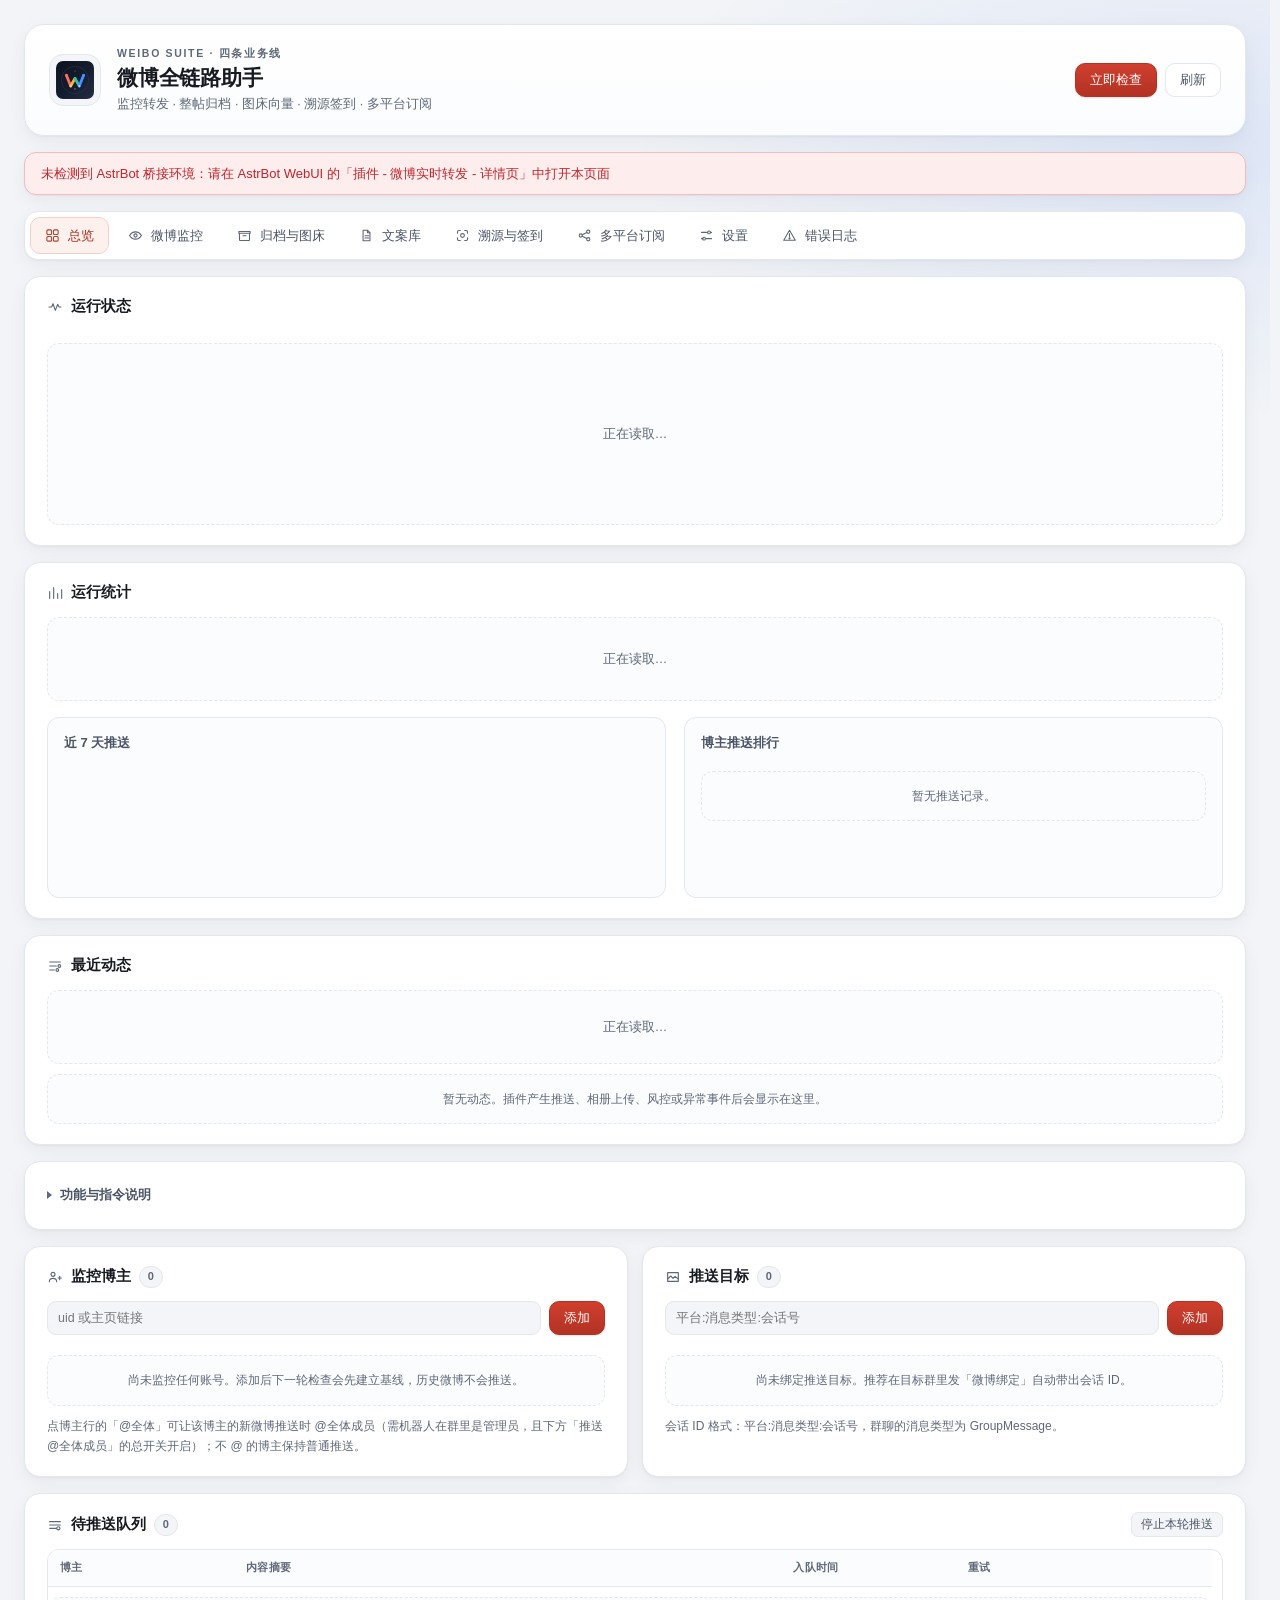
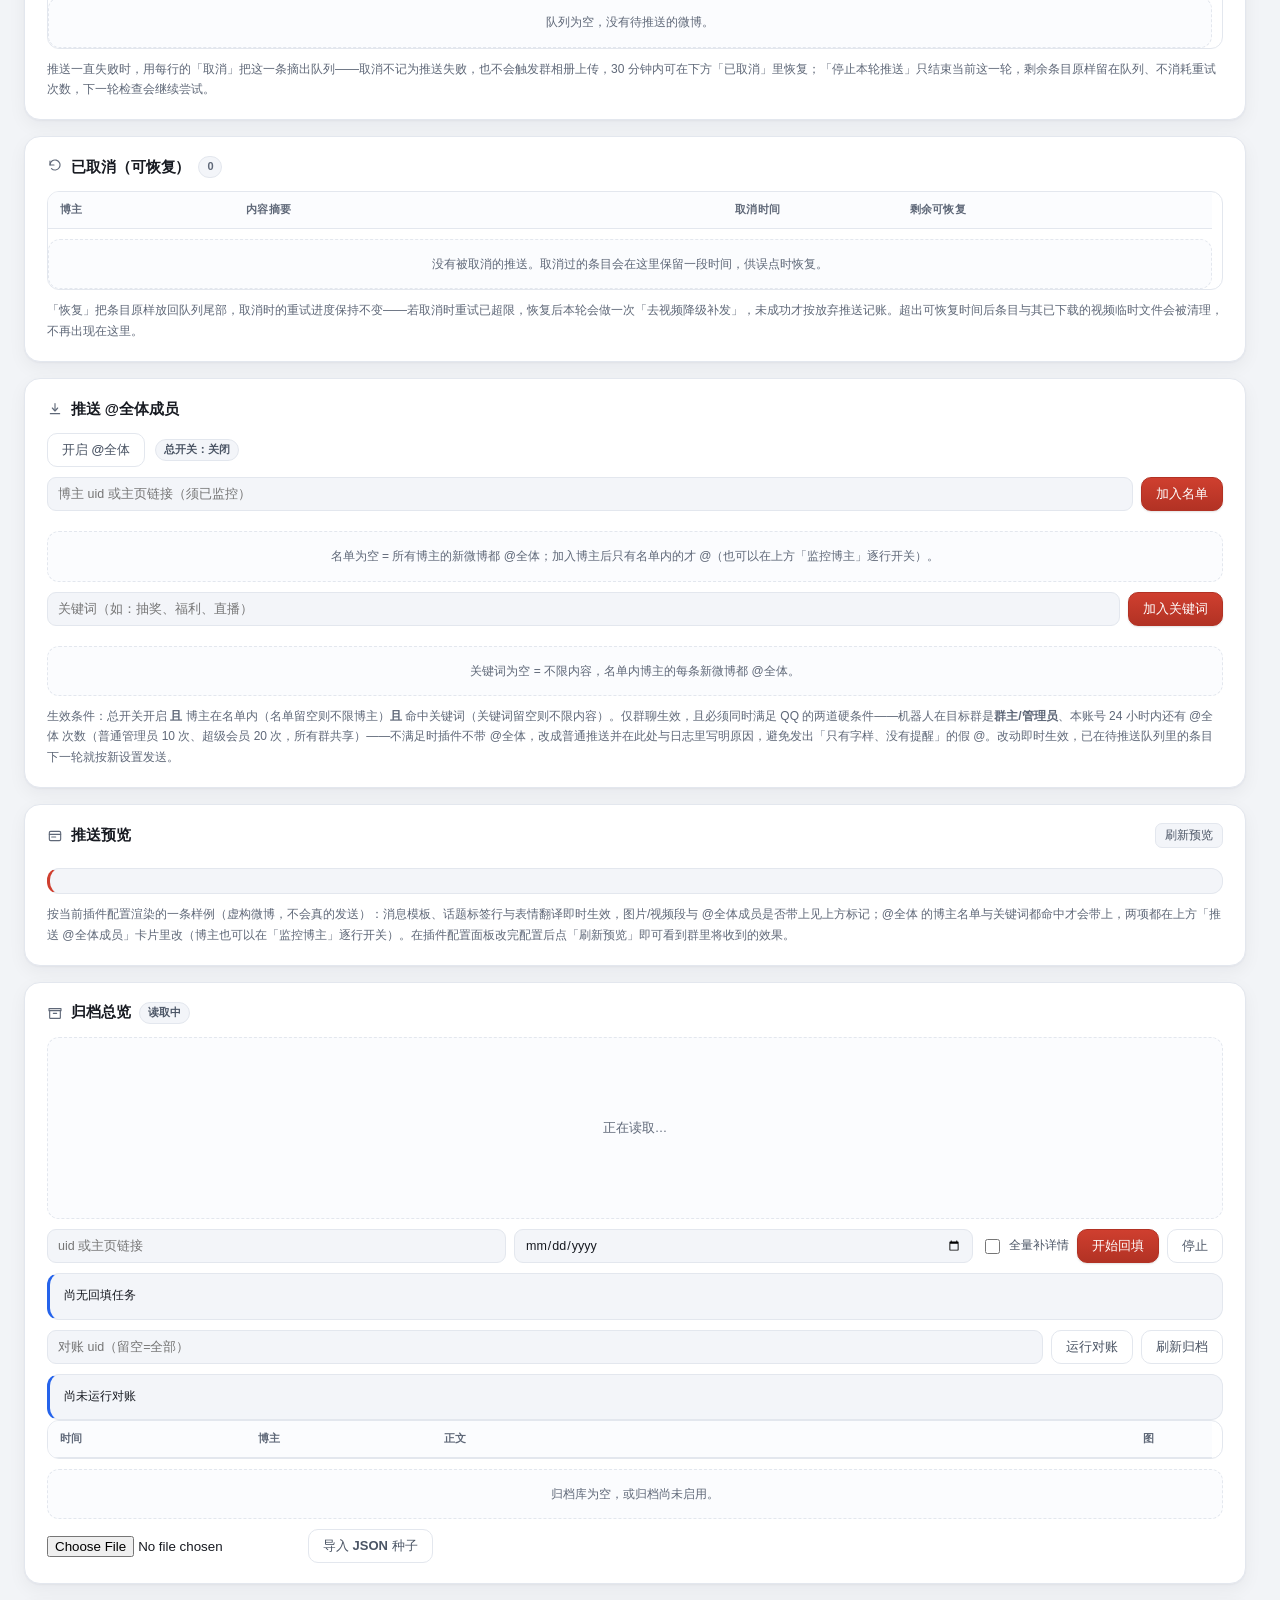
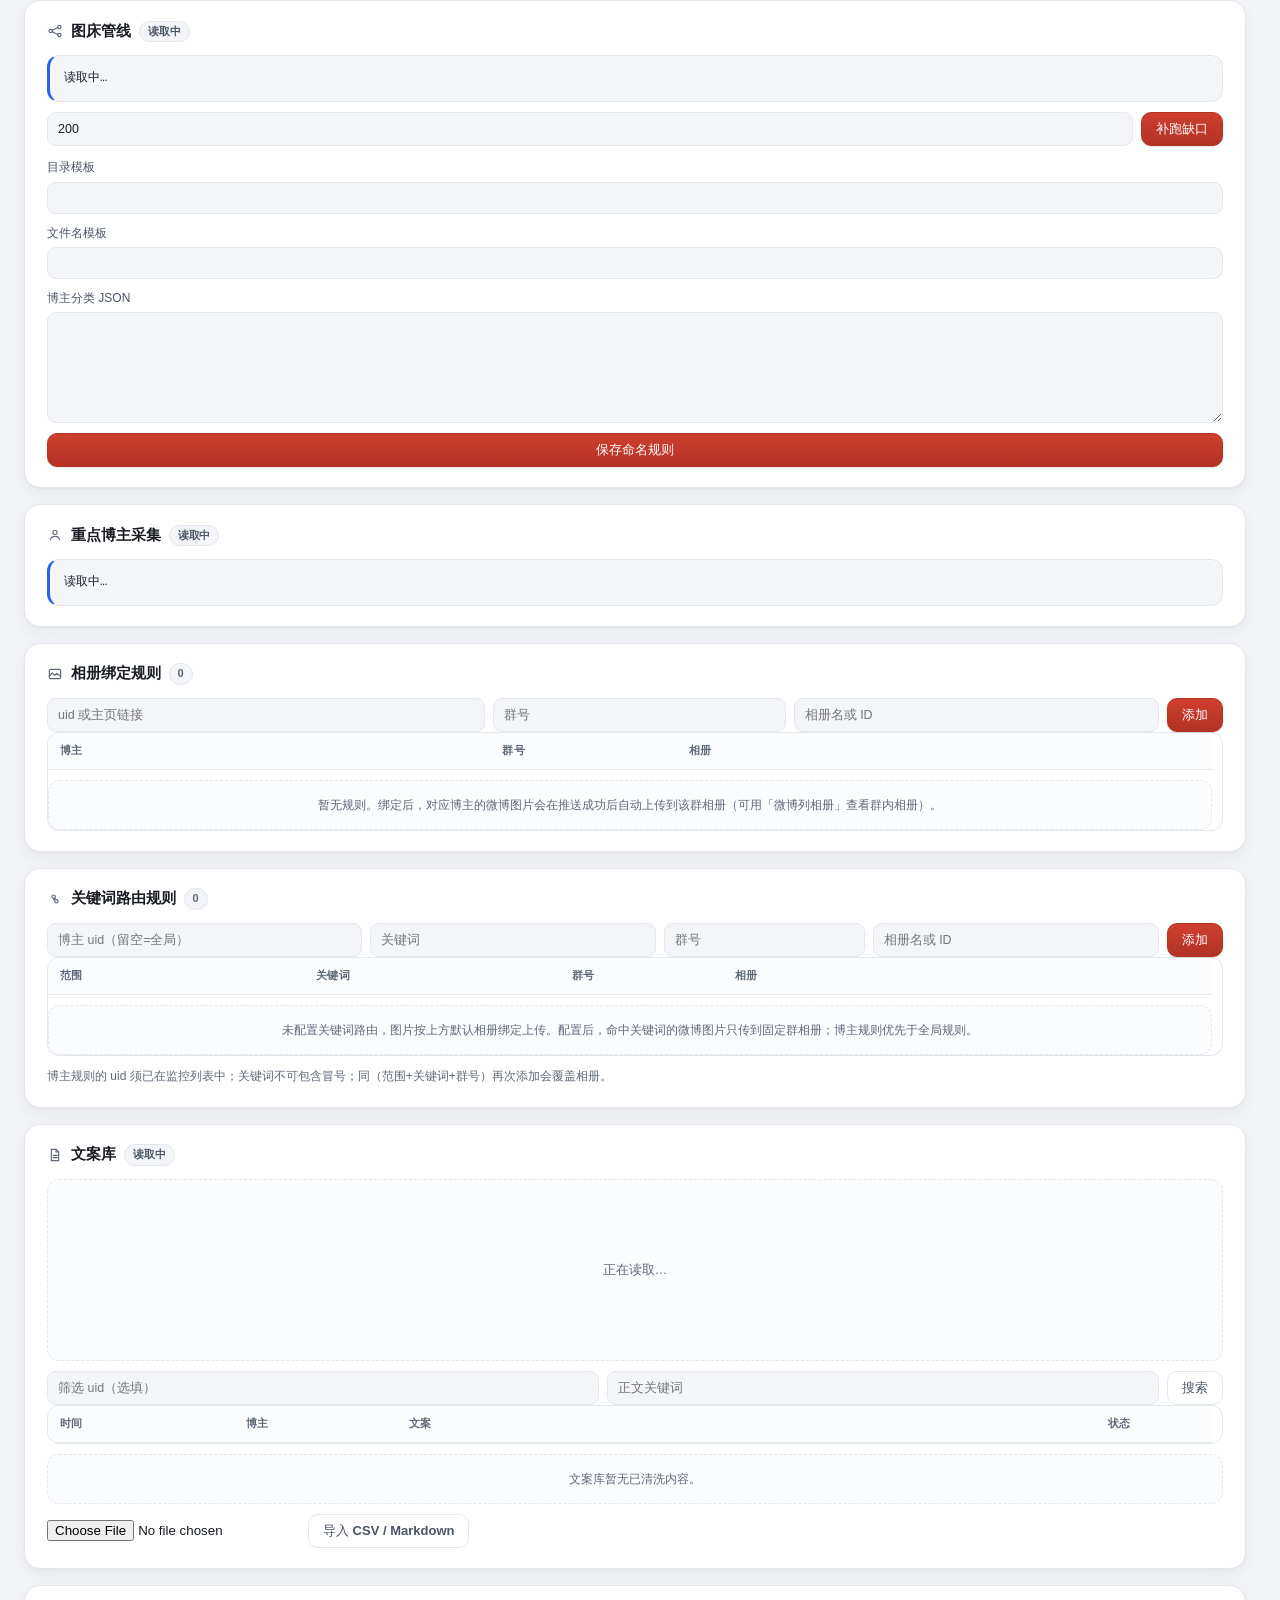
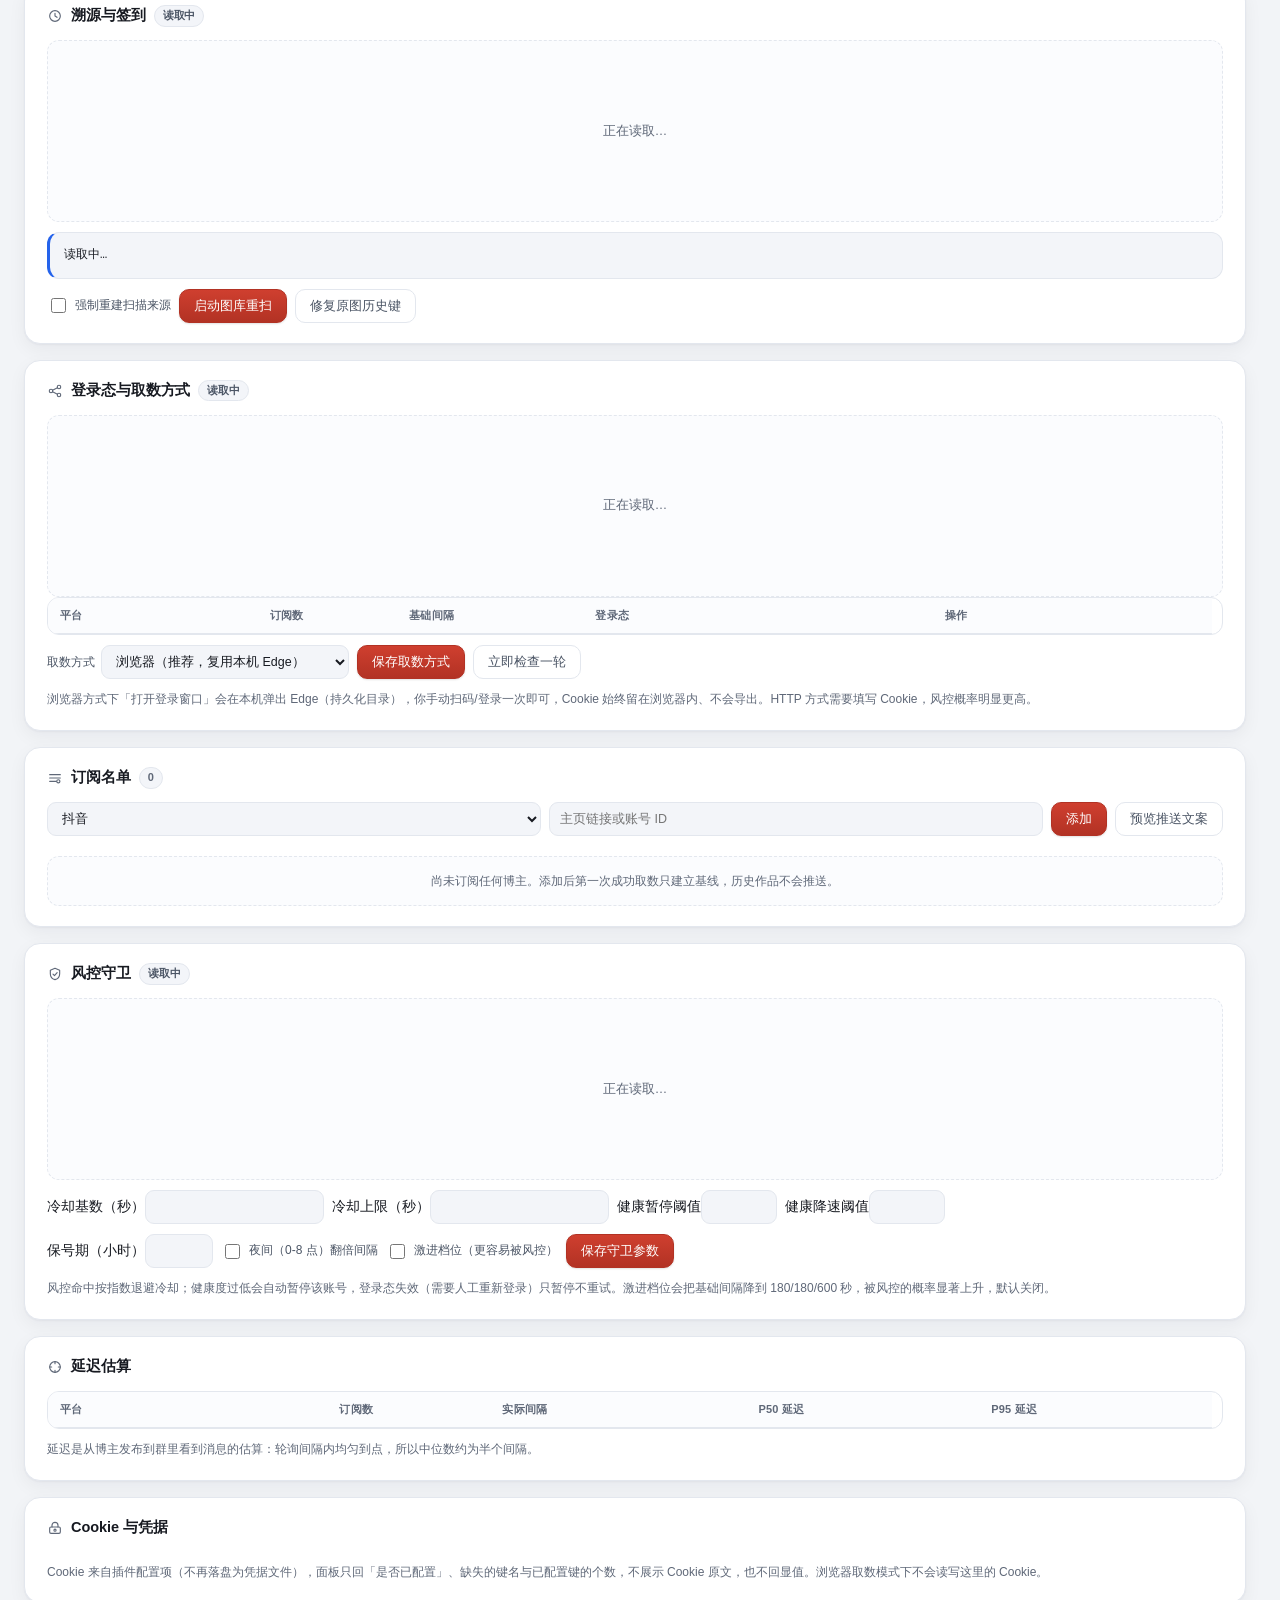
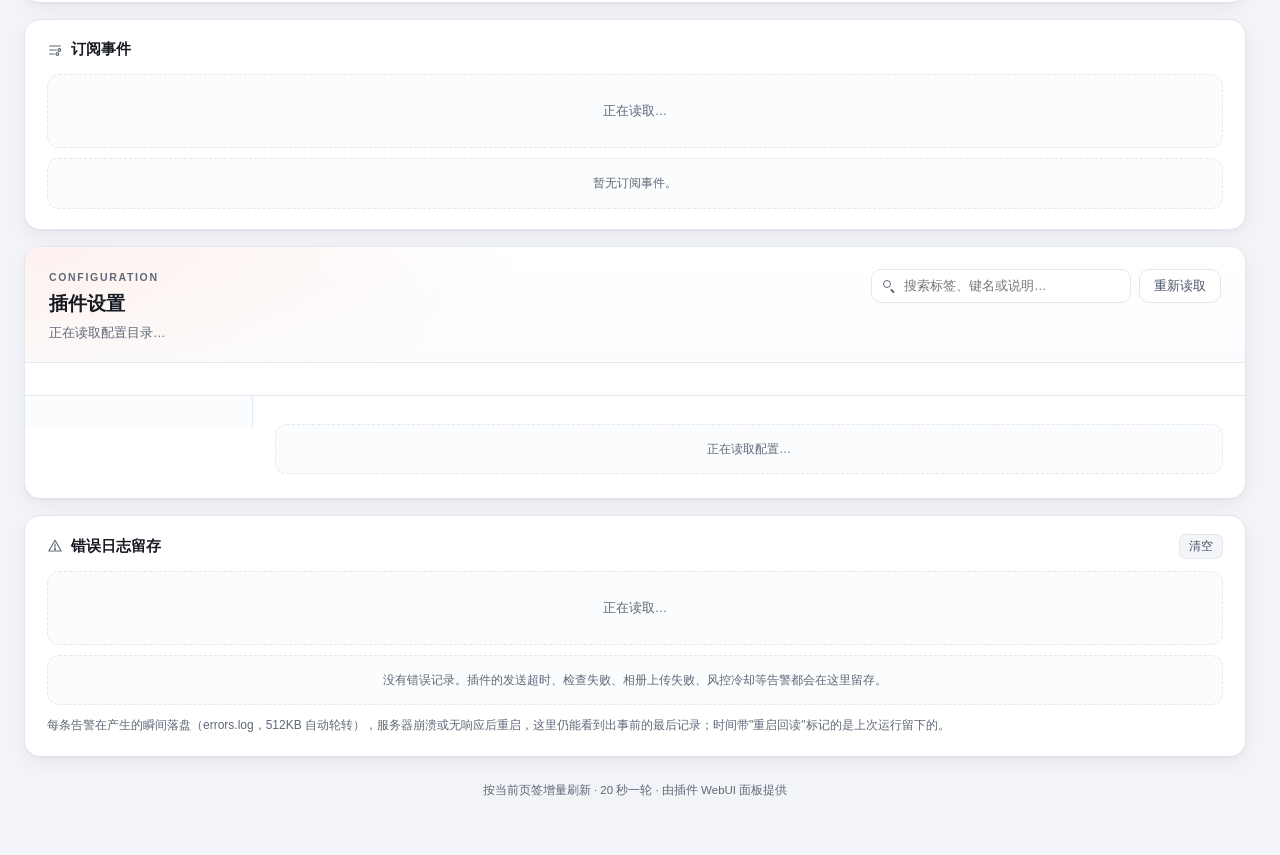
<file: views/dashboard/index.html>
<!DOCTYPE html>
<html lang="zh-CN">
<head>
<meta charset="utf-8">
<meta name="viewport" content="width=device-width, initial-scale=1">
<title>微博全链路助手 · 控制面板</title>
<meta name="color-scheme" content="light dark">
<link rel="stylesheet" href="./style.css">
</head>
<body>
<a class="skip-link" href="#tab-nav">跳到面板页签</a>
<main class="page-shell">

  <header class="page-header">
    <div class="brand-lockup">
      <img class="brand-logo" src="./logo.svg" alt="" width="52" height="52" decoding="async">
      <div class="page-title">
        <div class="eyebrow">WEIBO SUITE · 四条业务线</div>
        <h1>微博全链路助手 <span id="version-chip" class="chip" hidden></span></h1>
        <p class="subtitle">监控转发 · 整帖归档 · 图床向量 · 溯源签到 · 多平台订阅</p>
      </div>
    </div>
    <div class="header-actions">
      <button id="btn-check" class="btn primary" type="button">立即检查</button>
      <button id="btn-refresh" class="btn" type="button">刷新</button>
    </div>
  </header>

  <div id="status" class="status-line" role="status" aria-live="polite" aria-atomic="true" hidden></div>
  <div id="refresh-hint" class="refresh-hint" role="status" aria-live="polite" hidden>
    <span class="spinner" aria-hidden="true"></span>正在刷新…
  </div>

  <nav class="tab-nav" id="tab-nav" aria-label="面板分区">
    <button class="tab-btn active" type="button" data-tab="overview"><svg class="tab-icon" viewBox="0 0 24 24" aria-hidden="true"><rect x="3" y="3" width="7.5" height="7.5" rx="1.6"/><rect x="13.5" y="3" width="7.5" height="7.5" rx="1.6"/><rect x="3" y="13.5" width="7.5" height="7.5" rx="1.6"/><rect x="13.5" y="13.5" width="7.5" height="7.5" rx="1.6"/></svg>总览</button>
    <button class="tab-btn" type="button" data-tab="monitor"><svg class="tab-icon" viewBox="0 0 24 24" aria-hidden="true"><path d="M2.5 12S6 6.2 12 6.2 21.5 12 21.5 12 18 17.8 12 17.8 2.5 12 2.5 12Z"/><circle cx="12" cy="12" r="2.6"/></svg>微博监控</button>
    <button class="tab-btn" type="button" data-tab="archive"><svg class="tab-icon" viewBox="0 0 24 24" aria-hidden="true"><path d="M4 8.5V19a1 1 0 0 0 1 1h14a1 1 0 0 0 1-1V8.5"/><path d="M3 5.5h18v3H3z"/><path d="M9.5 12.5h5"/></svg>归档与图床</button>
    <button class="tab-btn" type="button" data-tab="copylib"><svg class="tab-icon" viewBox="0 0 24 24" aria-hidden="true"><path d="M6.5 3.5h7l4 4v13h-11z"/><path d="M13.5 3.5v4h4"/><path d="M9.5 12.5h6M9.5 16h6"/></svg>文案库</button>
    <button class="tab-btn" type="button" data-tab="trace"><svg class="tab-icon" viewBox="0 0 24 24" aria-hidden="true"><path d="M4 8.5V6a2 2 0 0 1 2-2h2.5M15.5 4H18a2 2 0 0 1 2 2v2.5M20 15.5V18a2 2 0 0 1-2 2h-2.5M8.5 20H6a2 2 0 0 1-2-2v-2.5"/><circle cx="12" cy="12" r="3"/></svg>溯源与签到</button>
    <button class="tab-btn" type="button" data-tab="sns"><svg class="tab-icon" viewBox="0 0 24 24" aria-hidden="true"><circle cx="6" cy="12" r="2.6"/><circle cx="18" cy="6" r="2.6"/><circle cx="18" cy="18" r="2.6"/><path d="M8.4 10.8 15.6 7.2M8.4 13.2l7.2 3.6"/></svg>多平台订阅</button>
    <button class="tab-btn" type="button" data-tab="settings"><svg class="tab-icon" viewBox="0 0 24 24" aria-hidden="true"><path d="M4 7h9.5M18.5 7H20M4 17h2.5M11.5 17H20"/><circle cx="16" cy="7" r="2.2"/><circle cx="8" cy="17" r="2.2"/></svg>设置</button>
    <button class="tab-btn" type="button" data-tab="errors"><svg class="tab-icon" viewBox="0 0 24 24" aria-hidden="true"><path d="M12 3.5 2.8 19.5h18.4z"/><path d="M12 9v4.8"/><circle cx="12" cy="16.6" r=".9"/></svg>错误日志</button>
  </nav>

  <section class="card" id="status-card">
    <h2><svg class="head-icon" viewBox="0 0 24 24" aria-hidden="true"><path d="M3 12h4l2-5 3.5 10L16 8l2 4h3"/></svg>运行状态</h2>
    <div class="health-strip" id="health-strip"></div>
    <div class="status-grid" id="status-grid"></div>
  </section>

  <section class="card">
    <h2><svg class="head-icon" viewBox="0 0 24 24" aria-hidden="true"><path d="M4 20V10M10 20V4M16 20v-7M22 20V7"/></svg>运行统计</h2>
    <div class="stat-tiles" id="stat-tiles"></div>
    <div class="stats-flex">
      <div class="chart-block">
        <h3>近 7 天推送</h3>
        <div class="bars" id="daily-bars"></div>
      </div>
      <div class="rank-block">
        <h3>博主推送排行</h3>
        <ol class="ranking" id="ranking"></ol>
        <p class="empty" id="ranking-empty">暂无推送记录。</p>
      </div>
    </div>
  </section>

  <section class="card">
    <h2><svg class="head-icon" viewBox="0 0 24 24" aria-hidden="true"><path d="M4 6h16M4 12h10M4 18h7"/><circle cx="18.5" cy="12" r="2"/><circle cx="15.5" cy="18" r="2"/></svg>最近动态</h2>
    <ul class="activity" id="activity-list"></ul>
    <p class="empty" id="activity-empty">暂无动态。插件产生推送、相册上传、风控或异常事件后会显示在这里。</p>
  </section>

  <section class="card">
    <details class="about">
      <summary>功能与指令说明</summary>
      <div class="about-body">
        <h3>功能特性</h3>
        <ul>
          <li>免 Cookie：自动向微博游客系统换取匿名身份并维护续期，无需提供账号 Cookie（也支持自定义 Cookie 模式）</li>
          <li>准实时轮询：默认 120 秒一轮（最小 30 秒），逐账号检查新微博并推送到绑定的群</li>
          <li>推送带图：消息附带轻量图（mw2000），转发微博也会推送，支持屏蔽词/白名单/时效过滤</li>
          <li>群相册：按博主绑定相册，原图自动上传（实况图转 GIF 需 ffmpeg），台账去重防重复</li>
          <li>关键词路由：命中关键词的微博图片只传固定群相册（全局或按博主），博主规则优先，未配置时按默认绑定</li>
          <li>可靠性：失败重试补推、风控自愈（418/432 全局冷却梯度）、基线防历史刷屏、状态持久化</li>
        </ul>
        <h3>聊天指令</h3>
        <table class="table cmd-table">
          <tbody>
            <tr><td>微博绑定 / 微博解绑</td><td>把当前群绑定为推送目标 / 解除（管理员）</td></tr>
            <tr><td>微博添加 &lt;uid或链接&gt; / 微博删除 &lt;uid&gt;</td><td>添加监控账号 / 取消监控（管理员）</td></tr>
            <tr><td>微博列表</td><td>查看监控账号与推送目标</td></tr>
            <tr><td>微博相册绑定 &lt;uid&gt; &lt;相册名或ID&gt; / 微博相册移除 &lt;uid&gt;</td><td>绑定/解除博主图片上传到本群相册（管理员）</td></tr>
            <tr><td>微博相册列表 / 微博列相册</td><td>查看相册绑定规则 / 查看本群相册（管理员）</td></tr>
            <tr><td>微博关键词相册 &lt;关键词&gt; &lt;群号&gt; &lt;相册名或ID&gt; / 微博关键词相册移除 &lt;关键词&gt;</td><td>设置/删除全局关键词路由（管理员，群内可省群号）</td></tr>
            <tr><td>微博博主关键词相册 &lt;uid&gt; &lt;关键词&gt; &lt;群号&gt; &lt;相册名或ID&gt; / 微博博主关键词相册移除 &lt;uid&gt; &lt;关键词&gt;</td><td>设置/删除博主关键词路由，优先于全局（管理员）</td></tr>
            <tr><td>微博关键词相册列表</td><td>查看关键词路由规则</td></tr>
            <tr><td>微博检测 / 微博状态</td><td>立即检查一轮（管理员）/ 查看运行状态</td></tr>
          </tbody>
        </table>
        <h3>说明</h3>
        <ul>
          <li>本页面的增删操作与聊天指令写入同一份插件配置，立即生效</li>
          <li>更细的参数（消息模板、过滤词、并发等）在插件配置面板调整</li>
          <li>面板只刷新当前页签用到的数据，每 20 秒一轮；也可点右上角「刷新」强制刷新</li>
        </ul>
      </div>
    </details>
  </section>

  <div class="grid-2">
    <section class="card">
      <h2><svg class="head-icon" viewBox="0 0 24 24" aria-hidden="true"><circle cx="9" cy="8" r="3"/><path d="M3.5 19c0-2.8 2.5-5 5.5-5s5.5 2.2 5.5 5"/><path d="M16.5 13.5h5M19 11v5"/></svg>监控博主 <span class="count" id="accounts-count">0</span></h2>
      <form id="account-form" class="row-form">
        <input id="account-input" type="text" placeholder="uid 或主页链接" autocomplete="off">
        <button class="btn primary" type="submit">添加</button>
      </form>
      <ul class="list" id="account-list"></ul>
      <p class="empty" id="accounts-empty">尚未监控任何账号。添加后下一轮检查会先建立基线，历史微博不会推送。</p>
      <p class="hint">点博主行的「@全体」可让该博主的新微博推送时 @全体成员（需机器人在群里是管理员，且下方「推送 @全体成员」的总开关开启）；不 @ 的博主保持普通推送。</p>
      <p class="hint" id="at-all-tip" hidden>已勾选 @全体 的博主名单已保存，但 @全体成员总开关当前为关闭——可在下方「推送 @全体成员」卡片开启。</p>
    </section>

    <section class="card">
      <h2><svg class="head-icon" viewBox="0 0 24 24" aria-hidden="true"><path d="M4 5.5h16v13H4z"/><path d="M4 15l4.5-4.5 3.5 3.5 3-3L20 15"/></svg>推送目标 <span class="count" id="sessions-count">0</span></h2>
      <form id="session-form" class="row-form">
        <input id="session-input" type="text" placeholder="平台:消息类型:会话号" autocomplete="off">
        <button class="btn primary" type="submit">添加</button>
      </form>
      <ul class="list" id="session-list"></ul>
      <p class="empty" id="sessions-empty">尚未绑定推送目标。推荐在目标群里发「微博绑定」自动带出会话 ID。</p>
      <p class="hint">会话 ID 格式：平台:消息类型:会话号，群聊的消息类型为 GroupMessage。</p>
    </section>
  </div>

  <section class="card">
    <h2><svg class="head-icon" viewBox="0 0 24 24" aria-hidden="true"><path d="M4 7h16M4 12h16M4 17h10"/><circle cx="17" cy="17" r="2.4"/></svg>待推送队列 <span class="count" id="pending-count">0</span>
      <button id="btn-stop-round" class="btn-mini card-action" type="button">停止本轮推送</button>
    </h2>
    <div class="table-wrap">
      <table class="table pending-table">
        <thead><tr><th scope="col">博主</th><th scope="col">内容摘要</th><th scope="col">入队时间</th><th scope="col">重试</th><th scope="col" class="col-op"></th></tr></thead>
        <tbody id="pending-rows"></tbody>
      </table>
      <p class="empty" id="pending-empty">队列为空，没有待推送的微博。</p>
    </div>
    <div class="table-foot">
      <button id="btn-pending-more" class="btn-mini more-btn" type="button" hidden>显示全部</button>
    </div>
    <p class="hint">推送一直失败时，用每行的「取消」把这一条摘出队列——取消不记为推送失败，也不会触发群相册上传，30 分钟内可在下方「已取消」里恢复；「停止本轮推送」只结束当前这一轮，剩余条目原样留在队列、不消耗重试次数，下一轮检查会继续尝试。</p>
  </section>

  <section class="card">
    <h2><svg class="head-icon" viewBox="0 0 24 24" aria-hidden="true"><path d="M4.5 9a7.5 7.5 0 1 1 2.2 5.3"/><path d="M4.5 3v6h6"/></svg>已取消（可恢复） <span class="count" id="cancelled-count">0</span></h2>
    <div class="table-wrap">
      <table class="table cancelled-table">
        <thead><tr><th scope="col">博主</th><th scope="col">内容摘要</th><th scope="col">取消时间</th><th scope="col">剩余可恢复</th><th scope="col" class="col-op"></th></tr></thead>
        <tbody id="cancelled-rows"></tbody>
      </table>
      <p class="empty" id="cancelled-empty">没有被取消的推送。取消过的条目会在这里保留一段时间，供误点时恢复。</p>
    </div>
    <p class="hint">「恢复」把条目原样放回队列尾部，取消时的重试进度保持不变——若取消时重试已超限，恢复后本轮会做一次「去视频降级补发」，未成功才按放弃推送记账。超出可恢复时间后条目与其已下载的视频临时文件会被清理，不再出现在这里。</p>
  </section>

  <section class="card">
    <h2><svg class="head-icon" viewBox="0 0 24 24" aria-hidden="true"><path d="M12 4v10"/><path d="M8 10.5 12 15l4-4.5"/><path d="M5 19h14"/></svg>推送 @全体成员
      <span class="count" id="at-all-count" hidden>0</span>
    </h2>
    <div class="at-all-switch">
      <button id="btn-at-all-switch" class="btn" type="button">开启 @全体</button>
      <span class="badge" id="at-all-switch-state">总开关：关闭</span>
    </div>
    <form id="at-uid-form" class="row-form">
      <input id="at-uid-input" type="text" placeholder="博主 uid 或主页链接（须已监控）" autocomplete="off">
      <button class="btn primary" type="submit">加入名单</button>
    </form>
    <ul class="list" id="at-uid-list"></ul>
    <p class="empty" id="at-uid-empty">名单为空 = 所有博主的新微博都 @全体；加入博主后只有名单内的才 @（也可以在上方「监控博主」逐行开关）。</p>
    <form id="at-kw-form" class="row-form">
      <input id="at-kw-input" type="text" placeholder="关键词（如：抽奖、福利、直播）" autocomplete="off">
      <button class="btn primary" type="submit">加入关键词</button>
    </form>
    <ul class="list" id="at-kw-list"></ul>
    <p class="empty" id="at-kw-empty">关键词为空 = 不限内容，名单内博主的每条新微博都 @全体。</p>
    <p class="hint" id="at-all-last" hidden></p>
    <p class="hint">生效条件：总开关开启 <b>且</b> 博主在名单内（名单留空则不限博主）<b>且</b> 命中关键词（关键词留空则不限内容）。仅群聊生效，且必须同时满足 QQ 的两道硬条件——机器人在目标群是<b>群主/管理员</b>、本账号 24 小时内还有 @全体 次数（普通管理员 10 次、超级会员 20 次，所有群共享）——不满足时插件不带 @全体，改成普通推送并在此处与日志里写明原因，避免发出「只有字样、没有提醒」的假 @。改动即时生效，已在待推送队列里的条目下一轮就按新设置发送。</p>
  </section>

  <section class="card">
    <h2><svg class="head-icon" viewBox="0 0 24 24" aria-hidden="true"><rect x="3.5" y="5" width="17" height="14" rx="2"/><path d="M3.5 9.5h17"/><path d="M7 13.5h6"/></svg>推送预览
      <button id="btn-preview-refresh" class="btn-mini card-action" type="button">刷新预览</button>
    </h2>
    <div class="preview-badges" id="preview-badges"></div>
    <pre class="preview-text" id="preview-text"></pre>
    <p class="hint">按当前插件配置渲染的一条样例（虚构微博，不会真的发送）：消息模板、话题标签行与表情翻译即时生效，图片/视频段与 @全体成员是否带上见上方标记；@全体 的博主名单与关键词都命中才会带上，两项都在上方「推送 @全体成员」卡片里改（博主也可以在「监控博主」逐行开关）。在插件配置面板改完配置后点「刷新预览」即可看到群里将收到的效果。</p>
  </section>

  <section class="card" id="archive-card">
    <h2><svg class="head-icon" viewBox="0 0 24 24" aria-hidden="true"><path d="M4 8.5V19a1 1 0 0 0 1 1h14a1 1 0 0 0 1-1V8.5"/><path d="M3 5.5h18v3H3z"/><path d="M9.5 12.5h5"/></svg>归档总览 <span class="badge" id="archive-badge">读取中</span></h2>
    <div class="status-grid" id="archive-status"></div>
    <div class="row-form">
      <input id="backfill-uid" type="text" placeholder="uid 或主页链接">
      <input id="backfill-since" type="date" aria-label="起始日期">
      <label class="inline-check"><input id="backfill-full" type="checkbox"> 全量补详情</label>
      <button id="btn-backfill" class="btn primary" type="button">开始回填</button>
      <button id="btn-backfill-stop" class="btn" type="button">停止</button>
    </div>
    <pre class="preview-text compact-pre" id="backfill-progress">尚无回填任务</pre>
    <div class="row-form">
      <input id="reconcile-uid" type="text" placeholder="对账 uid（留空=全部）">
      <button id="btn-reconcile" class="btn" type="button">运行对账</button>
      <button id="btn-archive-refresh" class="btn" type="button">刷新归档</button>
    </div>
    <pre class="preview-text compact-pre" id="reconcile-report">尚未运行对账</pre>
    <div class="table-wrap"><table class="table archive-table"><thead><tr><th scope="col">时间</th><th scope="col">博主</th><th scope="col">正文</th><th scope="col">图</th></tr></thead><tbody id="archive-rows"></tbody></table></div>
    <p class="empty" id="archive-empty">归档库为空，或归档尚未启用。</p>
    <div class="row-form">
      <input id="archive-file" type="file" accept=".json,application/json">
      <button id="btn-archive-import" class="btn" type="button">导入 JSON 种子</button>
    </div>
  </section>

  <section class="card" id="pipeline-card">
    <h2><svg class="head-icon" viewBox="0 0 24 24" aria-hidden="true"><circle cx="5.5" cy="12" r="2.5"/><circle cx="18.5" cy="6" r="2.5"/><circle cx="18.5" cy="18" r="2.5"/><path d="M8 11 16 6.8M8 13l8 4.2"/></svg>图床管线 <span class="badge" id="pipeline-badge">读取中</span></h2>
    <pre class="preview-text compact-pre" id="pipeline-status">读取中…</pre>
    <div class="row-form">
      <input id="pipeline-limit" type="number" min="1" max="500" value="200" aria-label="补跑上限">
      <button id="btn-pipeline-retry" class="btn primary" type="button">补跑缺口</button>
    </div>
    <form id="naming-form" class="stack-form">
      <label>目录模板<input id="naming-directory" type="text"></label>
      <label>文件名模板<input id="naming-file" type="text"></label>
      <label>博主分类 JSON<textarea id="naming-categories" rows="5" spellcheck="false"></textarea></label>
      <button class="btn primary" type="submit">保存命名规则</button>
    </form>
  </section>

  <section class="card" id="collector-card">
    <h2><svg class="head-icon" viewBox="0 0 24 24" aria-hidden="true"><circle cx="12" cy="8" r="3.2"/><path d="M5 19c.7-3.3 3.6-5 7-5s6.3 1.7 7 5"/></svg>重点博主采集 <span class="badge" id="collector-badge">读取中</span></h2>
    <pre class="preview-text compact-pre" id="collector-status">读取中…</pre>
  </section>

  <section class="card" id="rules-card">
    <h2><svg class="head-icon" viewBox="0 0 24 24" aria-hidden="true"><rect x="3.5" y="5" width="17" height="14" rx="2"/><path d="M3.5 15l4.5-4.5 3.5 3.5 3-3L20 15"/></svg>相册绑定规则 <span class="count" id="rules-count">0</span></h2>
    <form id="rule-form" class="rule-form">
      <input id="rule-uid" type="text" placeholder="uid 或主页链接" autocomplete="off">
      <input id="rule-gid" type="text" placeholder="群号" autocomplete="off">
      <input id="rule-album" type="text" placeholder="相册名或 ID" autocomplete="off">
      <button class="btn primary" type="submit">添加</button>
    </form>
    <div class="table-wrap">
      <table class="table rules-table">
        <thead><tr><th scope="col">博主</th><th scope="col">群号</th><th scope="col">相册</th><th scope="col" class="col-op"></th></tr></thead>
        <tbody id="rule-rows"></tbody>
      </table>
      <p class="empty" id="rules-empty">暂无规则。绑定后，对应博主的微博图片会在推送成功后自动上传到该群相册（可用「微博列相册」查看群内相册）。</p>
    </div>
    <p class="hint" id="album-disabled-tip" hidden>相册上传总开关当前为关闭状态，可在插件配置面板开启。</p>
  </section>

  <section class="card" id="kw-rules-card">
    <h2><svg class="head-icon" viewBox="0 0 24 24" aria-hidden="true"><path d="M10 6a2.5 2.5 0 1 1 0 5 2.5 2.5 0 0 1 0-5Z"/><path d="M14 13a2.5 2.5 0 1 1 0 5 2.5 2.5 0 0 1 0-5Z"/><path d="M12.2 10.6 9.8 13.4"/></svg>关键词路由规则 <span class="count" id="kw-rules-count">0</span></h2>
    <form id="kw-rule-form" class="rule-form kw-rule-form">
      <input id="kw-rule-uid" type="text" placeholder="博主 uid（留空=全局）" autocomplete="off">
      <input id="kw-rule-keyword" type="text" placeholder="关键词" autocomplete="off">
      <input id="kw-rule-gid" type="text" placeholder="群号" autocomplete="off">
      <input id="kw-rule-album" type="text" placeholder="相册名或 ID" autocomplete="off">
      <button class="btn primary" type="submit">添加</button>
    </form>
    <div class="table-wrap">
      <table class="table kw-rules-table">
        <thead><tr><th scope="col">范围</th><th scope="col">关键词</th><th scope="col">群号</th><th scope="col">相册</th><th scope="col" class="col-op"></th></tr></thead>
        <tbody id="kw-rule-rows"></tbody>
      </table>
      <p class="empty" id="kw-rules-empty">未配置关键词路由，图片按上方默认相册绑定上传。配置后，命中关键词的微博图片只传到固定群相册；博主规则优先于全局规则。</p>
    </div>
    <p class="hint">博主规则的 uid 须已在监控列表中；关键词不可包含冒号；同（范围+关键词+群号）再次添加会覆盖相册。</p>
  </section>

  <section class="card" id="copylib-card">
    <h2><svg class="head-icon" viewBox="0 0 24 24" aria-hidden="true"><path d="M6.5 3.5h7l4 4v13h-11z"/><path d="M13.5 3.5v4h4"/><path d="M9.5 12.5h6M9.5 16h6"/></svg>文案库 <span class="badge" id="copylib-badge">读取中</span></h2>
    <div class="status-grid" id="copylib-status"></div>
    <div class="row-form">
      <input id="copylib-uid" type="text" placeholder="筛选 uid（选填）">
      <input id="copylib-keyword" type="text" placeholder="正文关键词">
      <button id="btn-copylib-search" class="btn" type="button">搜索</button>
    </div>
    <div class="table-wrap"><table class="table copylib-table"><thead><tr><th scope="col">时间</th><th scope="col">博主</th><th scope="col">文案</th><th scope="col">状态</th></tr></thead><tbody id="copylib-rows"></tbody></table></div>
    <p class="empty" id="copylib-empty">文案库暂无已清洗内容。</p>
    <button id="btn-copylib-more" class="btn-mini more-btn" type="button" aria-expanded="false" hidden>展开更多</button>
    <div class="row-form">
      <input id="copylib-file" type="file" accept=".csv,.md,.markdown">
      <button id="btn-copylib-import" class="btn" type="button">导入 CSV / Markdown</button>
    </div>
  </section>

  <section class="card" id="trace-card">
    <h2><svg class="head-icon" viewBox="0 0 24 24" aria-hidden="true"><circle cx="12" cy="12" r="8"/><path d="M12 8v4l3 2"/></svg>溯源与签到 <span class="badge" id="trace-badge">读取中</span></h2>
    <div class="status-grid" id="trace-status"></div>
    <pre class="preview-text compact-pre" id="trace-detail">读取中…</pre>
    <div class="row-form">
      <label class="inline-check"><input id="rescan-force" type="checkbox"> 强制重建扫描来源</label>
      <button id="btn-trace-rescan" class="btn primary" type="button">启动图库重扫</button>
      <button id="btn-trace-repair" class="btn" type="button">修复原图历史键</button>
    </div>
  </section>

  <section class="card sns-panel" id="sns-session-card">
    <h2><svg class="head-icon" viewBox="0 0 24 24" aria-hidden="true"><circle cx="6" cy="12" r="2.6"/><circle cx="18" cy="6" r="2.6"/><circle cx="18" cy="18" r="2.6"/><path d="M8.4 10.8 15.6 7.2M8.4 13.2l7.2 3.6"/></svg>登录态与取数方式 <span class="badge" id="sns-badge">读取中</span></h2>
    <div class="status-grid" id="sns-status"></div>
    <div class="table-wrap">
      <table class="table sns-platform-table">
        <thead>
          <tr><th scope="col">平台</th><th scope="col">订阅数</th><th scope="col">基础间隔</th><th scope="col">登录态</th><th scope="col">操作</th></tr>
        </thead>
        <tbody id="sns-platform-rows"></tbody>
      </table>
    </div>
    <div class="row-form">
      <label class="inline-check">取数方式
        <select id="sns-fetch-mode">
          <option value="browser">浏览器（推荐，复用本机 Edge）</option>
          <option value="http">HTTP（需自备 Cookie，风控更高）</option>
          <option value="rss">RSS（RSSHub 等，无需登录）</option>
        </select>
      </label>
      <button id="btn-sns-save-mode" class="btn primary" type="button">保存取数方式</button>
      <button id="btn-sns-check-now" class="btn" type="button">立即检查一轮</button>
    </div>
    <p class="hint">浏览器方式下「打开登录窗口」会在本机弹出 Edge（持久化目录），你手动扫码/登录一次即可，Cookie 始终留在浏览器内、不会导出。HTTP 方式需要填写 Cookie，风控概率明显更高。</p>
    <p class="hint" id="sns-browser-tip" hidden></p>
  </section>

  <section class="card sns-panel" id="sns-accounts-card">
    <h2><svg class="head-icon" viewBox="0 0 24 24" aria-hidden="true"><path d="M4 7h16M4 12h16M4 17h10"/><circle cx="17" cy="17" r="2.4"/></svg>订阅名单 <span class="count" id="sns-accounts-count">0</span></h2>
    <form id="sns-account-form" class="row-form">
      <select id="sns-platform-select">
        <option value="douyin">抖音</option>
        <option value="xhs">小红书</option>
        <option value="instagram">Instagram</option>
      </select>
      <input id="sns-account-input" type="text" placeholder="主页链接或账号 ID" autocomplete="off">
      <button class="btn primary" type="submit">添加</button>
      <button id="btn-sns-drill" class="btn" type="button">预览推送文案</button>
    </form>
    <ul class="list" id="sns-account-list"></ul>
    <p class="empty" id="sns-accounts-empty">尚未订阅任何博主。添加后第一次成功取数只建立基线，历史作品不会推送。</p>
    <pre class="preview-text compact-pre" id="sns-drill-output" hidden></pre>
  </section>

  <section class="card sns-panel" id="sns-guard-card">
    <h2><svg class="head-icon" viewBox="0 0 24 24" aria-hidden="true"><path d="M12 3.5 5 6.5v5c0 4.2 2.6 7.7 7 9 4.4-1.3 7-4.8 7-9v-5z"/><path d="M9 12.2l2.2 2.2 4-4.4"/></svg>风控守卫 <span class="badge" id="sns-guard-badge">读取中</span></h2>
    <div class="status-grid" id="sns-guard-status"></div>
    <div class="row-form">
      <label>冷却基数（秒）<input id="sns-guard-base" type="number" min="60" step="60"></label>
      <label>冷却上限（秒）<input id="sns-guard-cap" type="number" min="60" step="60"></label>
      <label>健康暂停阈值<input id="sns-guard-pause" type="number" min="0" max="1" step="0.05"></label>
      <label>健康降速阈值<input id="sns-guard-degrade" type="number" min="0" max="1" step="0.05"></label>
    </div>
    <div class="row-form">
      <label>保号期（小时）<input id="sns-guard-warmup" type="number" min="0" max="720" step="1"></label>
      <label class="inline-check"><input id="sns-guard-night" type="checkbox"> 夜间（0-8 点）翻倍间隔</label>
      <label class="inline-check"><input id="sns-guard-aggressive" type="checkbox"> 激进档位（更容易被风控）</label>
      <button id="btn-sns-save-guard" class="btn primary" type="button">保存守卫参数</button>
    </div>
    <p class="hint">风控命中按指数退避冷却；健康度过低会自动暂停该账号，登录态失效（需要人工重新登录）只暂停不重试。激进档位会把基础间隔降到 180/180/600 秒，被风控的概率显著上升，默认关闭。</p>
  </section>

  <section class="card sns-panel" id="sns-latency-card">
    <h2><svg class="head-icon" viewBox="0 0 24 24" aria-hidden="true"><circle cx="12" cy="12" r="8"/><path d="M12 4v3M12 17v3M4 12h3M17 12h3"/></svg>延迟估算</h2>
    <div class="table-wrap">
      <table class="table sns-latency-table">
        <thead>
          <tr><th scope="col">平台</th><th scope="col">订阅数</th><th scope="col">实际间隔</th><th scope="col">P50 延迟</th><th scope="col">P95 延迟</th></tr>
        </thead>
        <tbody id="sns-latency-rows"></tbody>
      </table>
    </div>
    <p class="hint" id="sns-latency-note">延迟是从博主发布到群里看到消息的估算：轮询间隔内均匀到点，所以中位数约为半个间隔。</p>
  </section>

  <section class="card sns-panel" id="sns-credentials-card">
    <h2><svg class="head-icon" viewBox="0 0 24 24" aria-hidden="true"><rect x="4" y="10.5" width="16" height="9.5" rx="2"/><path d="M7.5 10.5V8a4.5 4.5 0 0 1 9 0v2.5"/><circle cx="12" cy="15.2" r="1.6"/></svg>Cookie 与凭据</h2>
    <ul class="list" id="sns-credential-list"></ul>
    <p class="hint">Cookie 来自插件配置项（不再落盘为凭据文件），面板只回「是否已配置」、缺失的键名与已配置键的个数，不展示 Cookie 原文，也不回显值。浏览器取数模式下不会读写这里的 Cookie。</p>
  </section>

  <section class="card sns-panel" id="sns-events-card">
    <h2><svg class="head-icon" viewBox="0 0 24 24" aria-hidden="true"><path d="M4 6h16M4 12h10M4 18h7"/><circle cx="18.5" cy="12" r="2"/><circle cx="15.5" cy="18" r="2"/></svg>订阅事件</h2>
    <ul class="activity" id="sns-events"></ul>
    <p class="empty" id="sns-events-empty">暂无订阅事件。</p>
  </section>

  <section class="card settings-shell" id="settings-card">
    <div class="settings-hero">
      <div>
        <div class="eyebrow">CONFIGURATION</div>
        <h2>插件设置</h2>
        <p class="settings-summary" id="settings-summary">正在读取配置目录…</p>
      </div>
      <div class="settings-hero-actions">
        <div class="settings-search">
          <span class="settings-search-icon" aria-hidden="true"></span>
          <input id="settings-search" type="search" placeholder="搜索标签、键名或说明…" autocomplete="off">
        </div>
        <button id="btn-settings-reload" class="btn" type="button">重新读取</button>
      </div>
    </div>
    <div class="settings-coverage" id="settings-coverage"></div>
    <div class="settings-layout">
      <aside class="settings-rail" id="settings-rail" aria-label="设置主题页"></aside>
      <div class="settings-main" id="settings-body">
        <p class="empty">正在读取配置…</p>
      </div>
    </div>
    <div class="settings-savebar" id="settings-savebar" hidden>
      <div class="settings-dirty">
        <span class="settings-dirty-dot"></span>
        <strong id="settings-dirty-count">0</strong> 项未保存
      </div>
      <div class="settings-save-actions">
        <button id="btn-settings-discard" class="btn" type="button">放弃改动</button>
        <button id="btn-settings-save" class="btn primary" type="button">保存全部</button>
      </div>
    </div>
  </section>

  <section class="card">
    <h2><svg class="head-icon" viewBox="0 0 24 24" aria-hidden="true"><path d="M12 3.5 2.8 19.5h18.4z"/><path d="M12 9v4.8"/><circle cx="12" cy="16.6" r=".9"/></svg>错误日志留存
      <span class="count err" id="errors-count" hidden>0</span>
      <button id="btn-clear-errors" class="btn-mini card-action" type="button">清空</button>
    </h2>
    <ul class="activity errlog" id="errors-list"></ul>
    <p class="empty" id="errors-empty">没有错误记录。插件的发送超时、检查失败、相册上传失败、风控冷却等告警都会在这里留存。</p>
    <p class="hint">每条告警在产生的瞬间落盘（errors.log，512KB 自动轮转），服务器崩溃或无响应后重启，这里仍能看到出事前的最后记录；时间带"重启回读"标记的是上次运行留下的。</p>
  </section>

  <footer class="page-footer">按当前页签增量刷新 · 20 秒一轮 · 由插件 WebUI 面板提供</footer>
</main>
<script type="module" src="./app.js"></script>
</body>
</html>
</file>
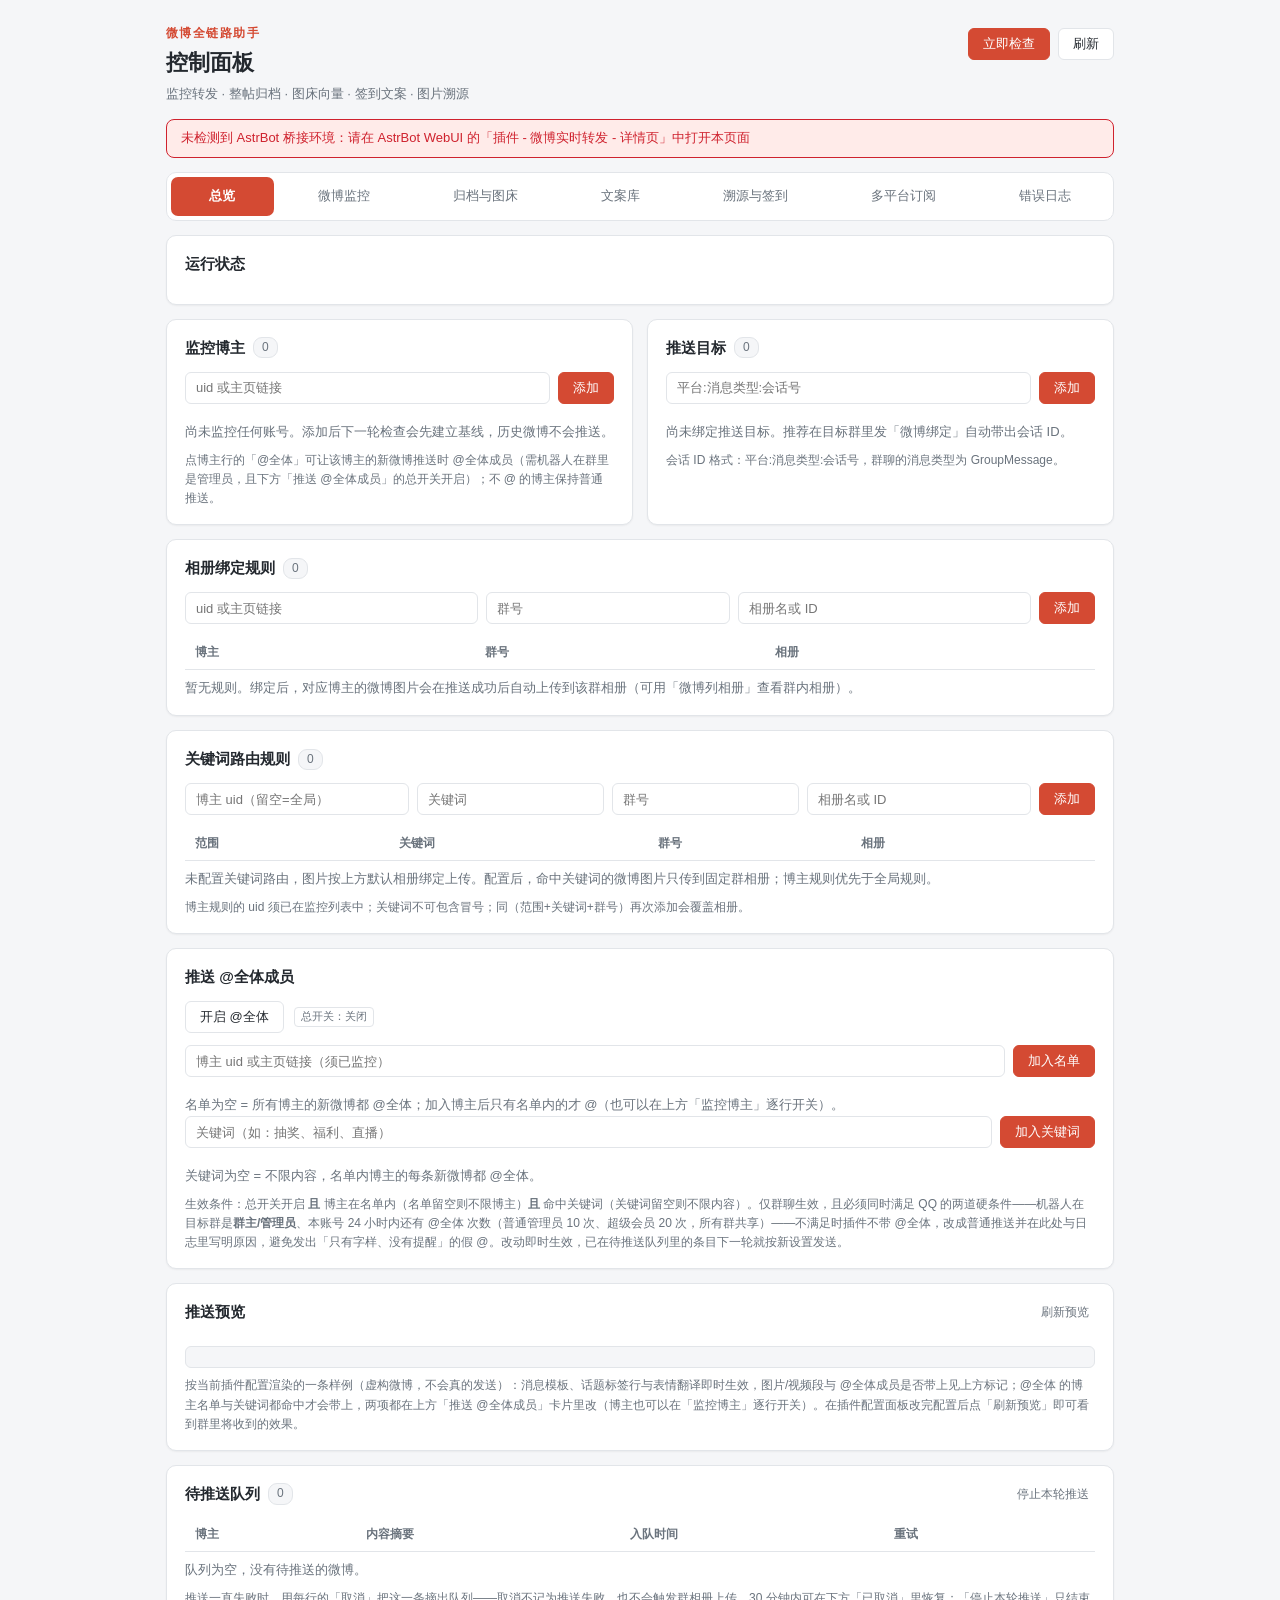
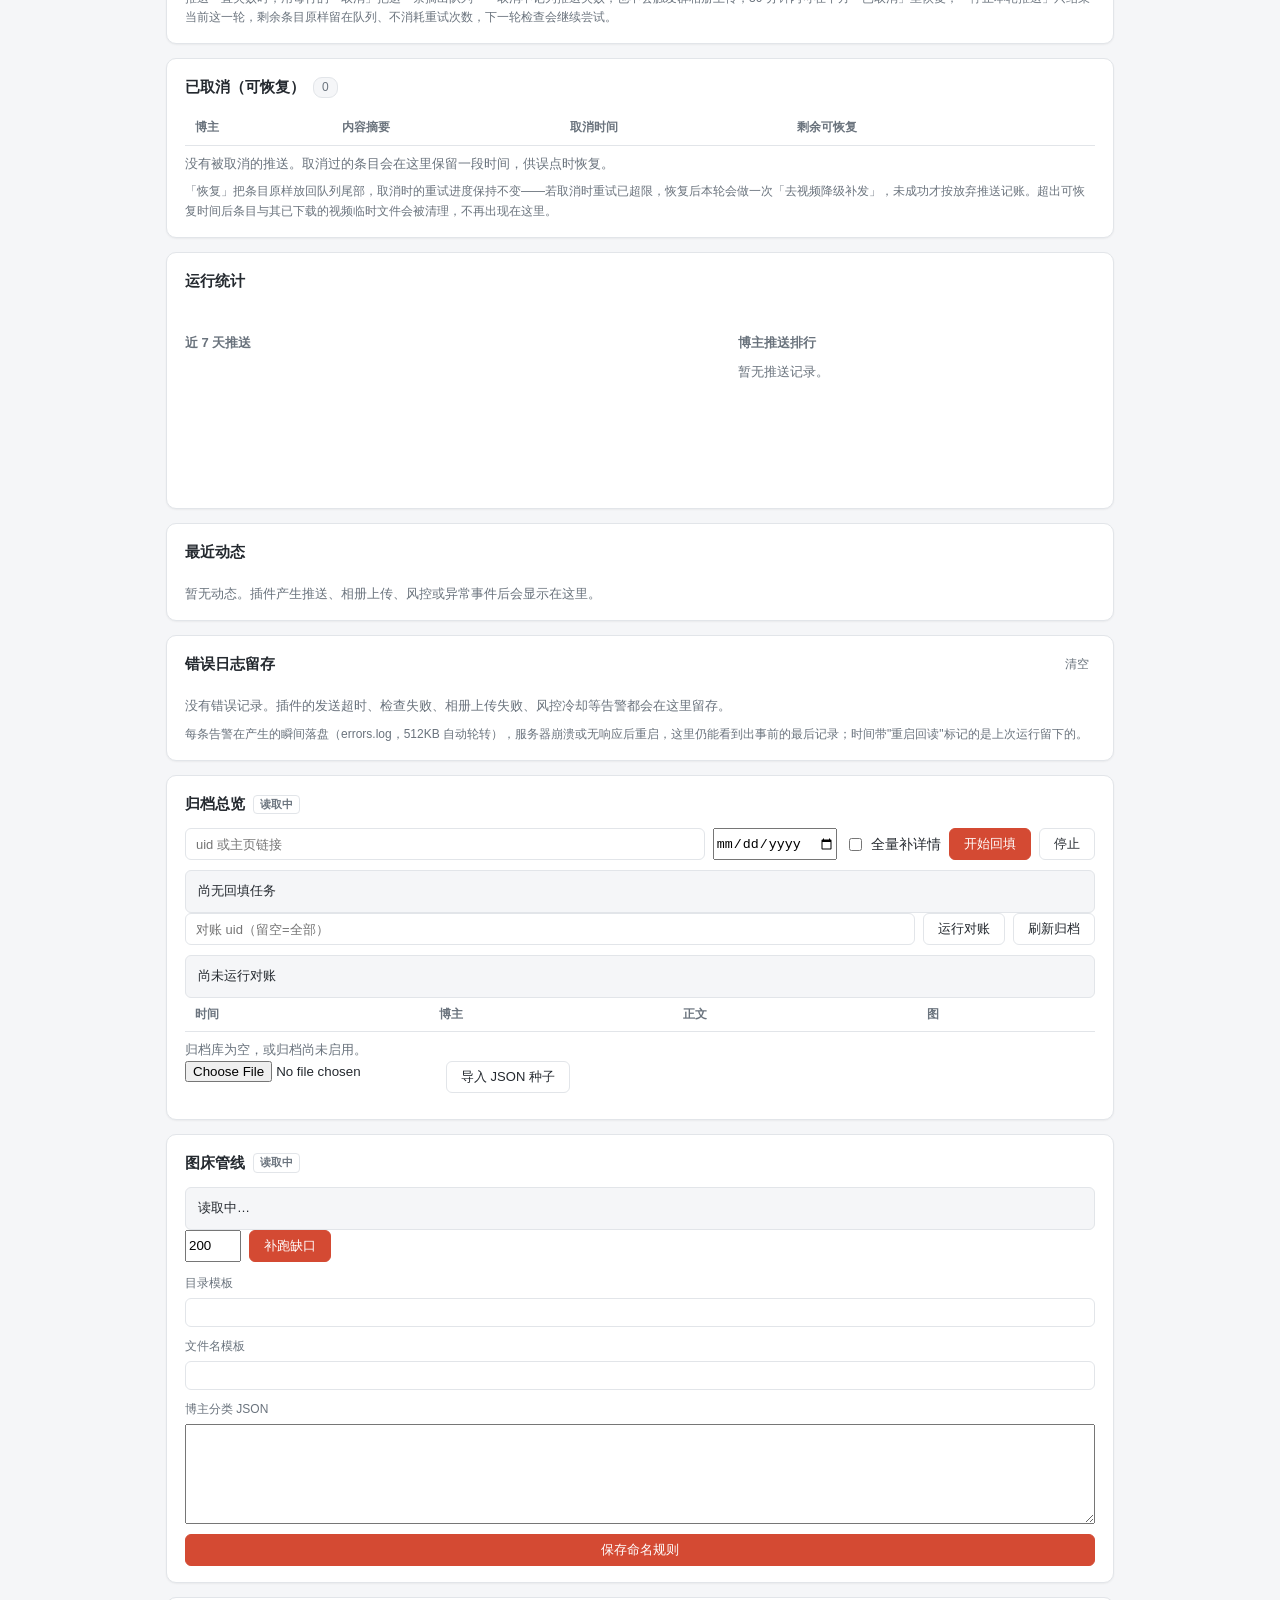
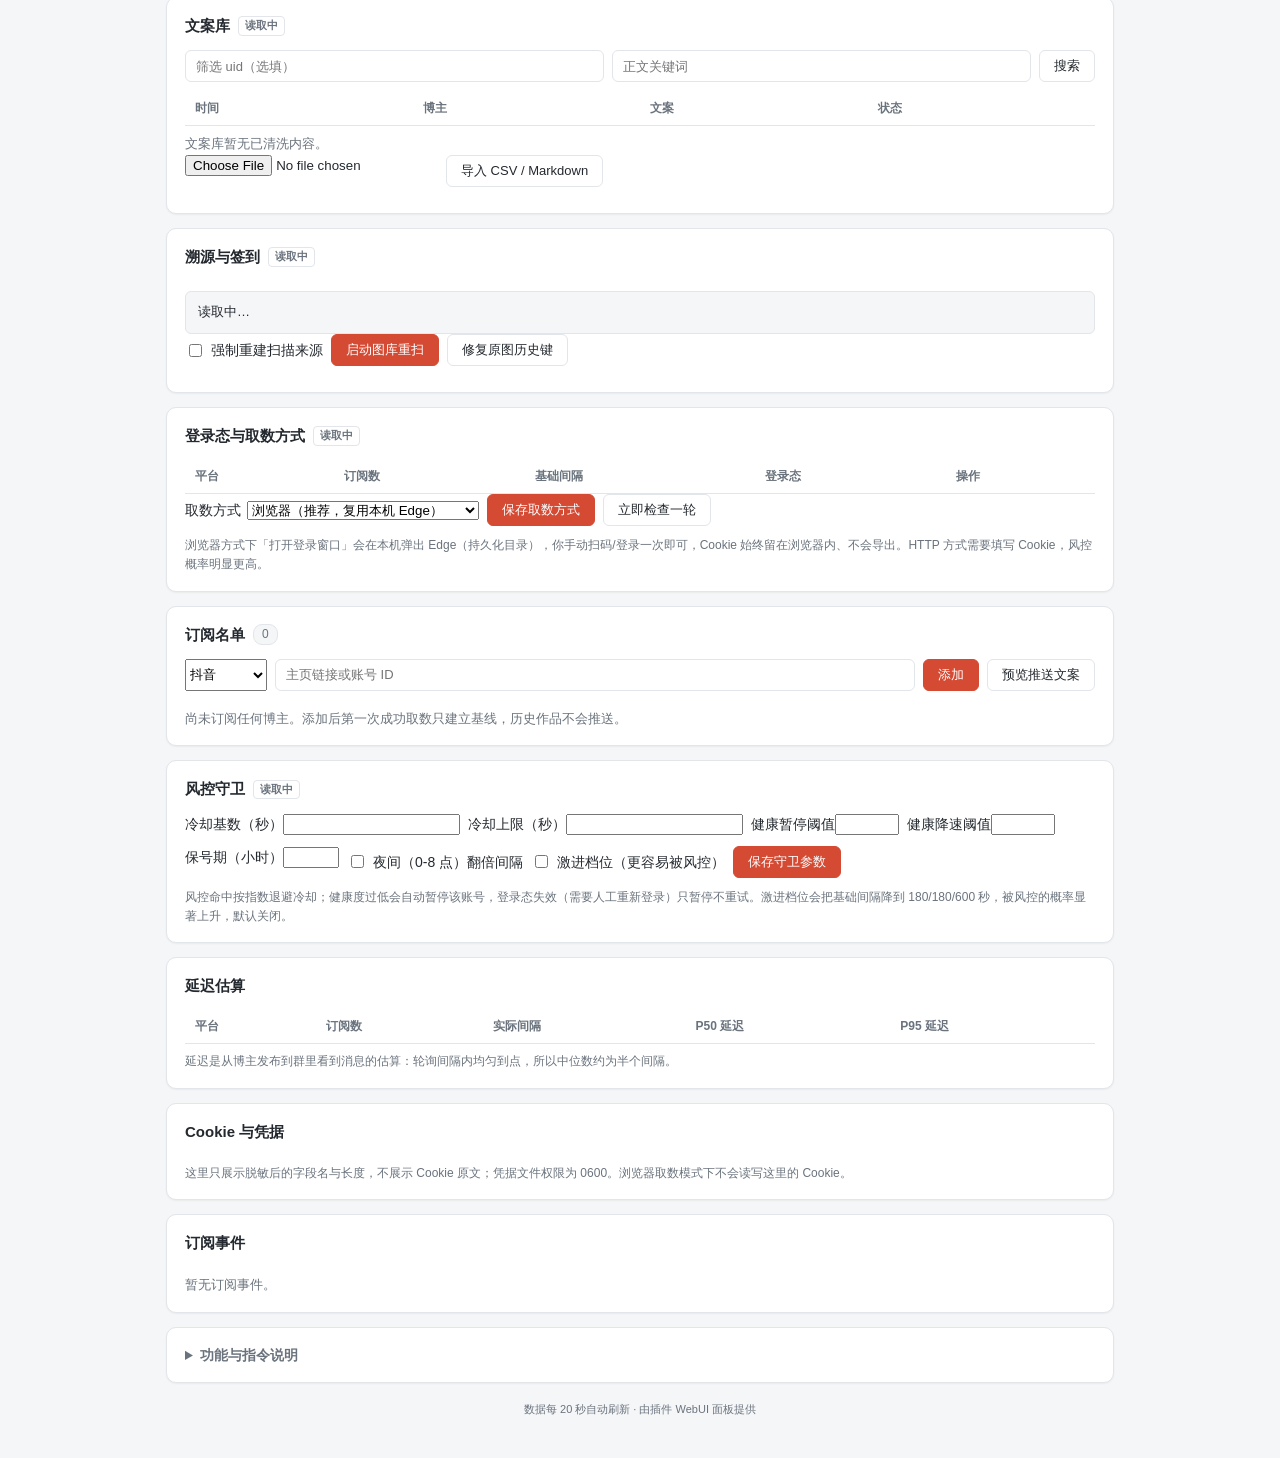
<file: astrbot_plugin_weibo_suite/views/dashboard/index.html>
<!DOCTYPE html>
<html lang="zh-CN">
<head>
<meta charset="utf-8">
<meta name="viewport" content="width=device-width, initial-scale=1">
<title>微博全链路助手 · 控制面板</title>
<link rel="stylesheet" href="./style.css">
</head>
<body>
<main class="page-shell">

  <header class="page-header">
    <div class="page-title">
      <div class="eyebrow">微博全链路助手</div>
      <h1>控制面板 <span id="version-chip" class="chip" hidden></span></h1>
      <p class="subtitle">监控转发 · 整帖归档 · 图床向量 · 签到文案 · 图片溯源</p>
    </div>
    <div class="header-actions">
      <button id="btn-check" class="btn primary" type="button">立即检查</button>
      <button id="btn-refresh" class="btn" type="button">刷新</button>
    </div>
  </header>

  <div id="status" class="status-line" hidden></div>

  <nav class="tab-nav" id="tab-nav" aria-label="面板分区">
    <button class="tab-btn active" type="button" data-tab="overview">总览</button>
    <button class="tab-btn" type="button" data-tab="monitor">微博监控</button>
    <button class="tab-btn" type="button" data-tab="archive">归档与图床</button>
    <button class="tab-btn" type="button" data-tab="copylib">文案库</button>
    <button class="tab-btn" type="button" data-tab="trace">溯源与签到</button>
    <button class="tab-btn" type="button" data-tab="sns">多平台订阅</button>
    <button class="tab-btn" type="button" data-tab="errors">错误日志</button>
  </nav>

  <section class="card">
    <h2>运行状态</h2>
    <div class="status-grid" id="status-grid"></div>
  </section>

  <div class="grid-2">
    <section class="card">
      <h2>监控博主 <span class="count" id="accounts-count">0</span></h2>
      <form id="account-form" class="row-form">
        <input id="account-input" type="text" placeholder="uid 或主页链接" autocomplete="off">
        <button class="btn primary" type="submit">添加</button>
      </form>
      <ul class="list" id="account-list"></ul>
      <p class="empty" id="accounts-empty">尚未监控任何账号。添加后下一轮检查会先建立基线，历史微博不会推送。</p>
      <p class="hint">点博主行的「@全体」可让该博主的新微博推送时 @全体成员（需机器人在群里是管理员，且下方「推送 @全体成员」的总开关开启）；不 @ 的博主保持普通推送。</p>
      <p class="hint" id="at-all-tip" hidden>已勾选 @全体 的博主名单已保存，但 @全体成员总开关当前为关闭——可在下方「推送 @全体成员」卡片开启。</p>
    </section>

    <section class="card">
      <h2>推送目标 <span class="count" id="sessions-count">0</span></h2>
      <form id="session-form" class="row-form">
        <input id="session-input" type="text" placeholder="平台:消息类型:会话号" autocomplete="off">
        <button class="btn primary" type="submit">添加</button>
      </form>
      <ul class="list" id="session-list"></ul>
      <p class="empty" id="sessions-empty">尚未绑定推送目标。推荐在目标群里发「微博绑定」自动带出会话 ID。</p>
      <p class="hint">会话 ID 格式：平台:消息类型:会话号，群聊的消息类型为 GroupMessage。</p>
    </section>
  </div>

  <section class="card">
    <h2>相册绑定规则 <span class="count" id="rules-count">0</span></h2>
    <form id="rule-form" class="rule-form">
      <input id="rule-uid" type="text" placeholder="uid 或主页链接" autocomplete="off">
      <input id="rule-gid" type="text" placeholder="群号" autocomplete="off">
      <input id="rule-album" type="text" placeholder="相册名或 ID" autocomplete="off">
      <button class="btn primary" type="submit">添加</button>
    </form>
    <div class="table-wrap">
      <table class="table">
        <thead><tr><th>博主</th><th>群号</th><th>相册</th><th class="col-op"></th></tr></thead>
        <tbody id="rule-rows"></tbody>
      </table>
      <p class="empty" id="rules-empty">暂无规则。绑定后，对应博主的微博图片会在推送成功后自动上传到该群相册（可用「微博列相册」查看群内相册）。</p>
    </div>
    <p class="hint" id="album-disabled-tip" hidden>相册上传总开关当前为关闭状态，可在插件配置面板开启。</p>
  </section>

  <section class="card">
    <h2>关键词路由规则 <span class="count" id="kw-rules-count">0</span></h2>
    <form id="kw-rule-form" class="rule-form kw-rule-form">
      <input id="kw-rule-uid" type="text" placeholder="博主 uid（留空=全局）" autocomplete="off">
      <input id="kw-rule-keyword" type="text" placeholder="关键词" autocomplete="off">
      <input id="kw-rule-gid" type="text" placeholder="群号" autocomplete="off">
      <input id="kw-rule-album" type="text" placeholder="相册名或 ID" autocomplete="off">
      <button class="btn primary" type="submit">添加</button>
    </form>
    <div class="table-wrap">
      <table class="table">
        <thead><tr><th>范围</th><th>关键词</th><th>群号</th><th>相册</th><th class="col-op"></th></tr></thead>
        <tbody id="kw-rule-rows"></tbody>
      </table>
      <p class="empty" id="kw-rules-empty">未配置关键词路由，图片按上方默认相册绑定上传。配置后，命中关键词的微博图片只传到固定群相册；博主规则优先于全局规则。</p>
    </div>
    <p class="hint">博主规则的 uid 须已在监控列表中；关键词不可包含冒号；同（范围+关键词+群号）再次添加会覆盖相册。</p>
  </section>

  <section class="card">
    <h2>推送 @全体成员
      <span class="count" id="at-all-count" hidden>0</span>
    </h2>
    <div class="at-all-switch">
      <button id="btn-at-all-switch" class="btn" type="button">开启 @全体</button>
      <span class="badge" id="at-all-switch-state">总开关：关闭</span>
    </div>
    <form id="at-uid-form" class="row-form">
      <input id="at-uid-input" type="text" placeholder="博主 uid 或主页链接（须已监控）" autocomplete="off">
      <button class="btn primary" type="submit">加入名单</button>
    </form>
    <ul class="list" id="at-uid-list"></ul>
    <p class="empty" id="at-uid-empty">名单为空 = 所有博主的新微博都 @全体；加入博主后只有名单内的才 @（也可以在上方「监控博主」逐行开关）。</p>
    <form id="at-kw-form" class="row-form">
      <input id="at-kw-input" type="text" placeholder="关键词（如：抽奖、福利、直播）" autocomplete="off">
      <button class="btn primary" type="submit">加入关键词</button>
    </form>
    <ul class="list" id="at-kw-list"></ul>
    <p class="empty" id="at-kw-empty">关键词为空 = 不限内容，名单内博主的每条新微博都 @全体。</p>
    <p class="hint" id="at-all-last" hidden></p>
    <p class="hint">生效条件：总开关开启 <b>且</b> 博主在名单内（名单留空则不限博主）<b>且</b> 命中关键词（关键词留空则不限内容）。仅群聊生效，且必须同时满足 QQ 的两道硬条件——机器人在目标群是<b>群主/管理员</b>、本账号 24 小时内还有 @全体 次数（普通管理员 10 次、超级会员 20 次，所有群共享）——不满足时插件不带 @全体，改成普通推送并在此处与日志里写明原因，避免发出「只有字样、没有提醒」的假 @。改动即时生效，已在待推送队列里的条目下一轮就按新设置发送。</p>
  </section>

  <section class="card">
    <h2>推送预览
      <button id="btn-preview-refresh" class="btn-mini card-action" type="button">刷新预览</button>
    </h2>
    <div class="preview-badges" id="preview-badges"></div>
    <pre class="preview-text" id="preview-text"></pre>
    <p class="hint">按当前插件配置渲染的一条样例（虚构微博，不会真的发送）：消息模板、话题标签行与表情翻译即时生效，图片/视频段与 @全体成员是否带上见上方标记；@全体 的博主名单与关键词都命中才会带上，两项都在上方「推送 @全体成员」卡片里改（博主也可以在「监控博主」逐行开关）。在插件配置面板改完配置后点「刷新预览」即可看到群里将收到的效果。</p>
  </section>

  <section class="card">
    <h2>待推送队列 <span class="count" id="pending-count">0</span>
      <button id="btn-stop-round" class="btn-mini card-action" type="button">停止本轮推送</button>
    </h2>
    <div class="table-wrap">
      <table class="table">
        <thead><tr><th>博主</th><th>内容摘要</th><th>入队时间</th><th>重试</th><th class="col-op"></th></tr></thead>
        <tbody id="pending-rows"></tbody>
      </table>
      <p class="empty" id="pending-empty">队列为空，没有待推送的微博。</p>
    </div>
    <p class="hint">推送一直失败时，用每行的「取消」把这一条摘出队列——取消不记为推送失败，也不会触发群相册上传，30 分钟内可在下方「已取消」里恢复；「停止本轮推送」只结束当前这一轮，剩余条目原样留在队列、不消耗重试次数，下一轮检查会继续尝试。</p>
  </section>

  <section class="card">
    <h2>已取消（可恢复） <span class="count" id="cancelled-count">0</span></h2>
    <div class="table-wrap">
      <table class="table">
        <thead><tr><th>博主</th><th>内容摘要</th><th>取消时间</th><th>剩余可恢复</th><th class="col-op"></th></tr></thead>
        <tbody id="cancelled-rows"></tbody>
      </table>
      <p class="empty" id="cancelled-empty">没有被取消的推送。取消过的条目会在这里保留一段时间，供误点时恢复。</p>
    </div>
    <p class="hint">「恢复」把条目原样放回队列尾部，取消时的重试进度保持不变——若取消时重试已超限，恢复后本轮会做一次「去视频降级补发」，未成功才按放弃推送记账。超出可恢复时间后条目与其已下载的视频临时文件会被清理，不再出现在这里。</p>
  </section>

  <section class="card">
    <h2>运行统计</h2>
    <div class="stat-tiles" id="stat-tiles"></div>
    <div class="stats-flex">
      <div class="chart-block">
        <h3>近 7 天推送</h3>
        <div class="bars" id="daily-bars"></div>
      </div>
      <div class="rank-block">
        <h3>博主推送排行</h3>
        <ol class="ranking" id="ranking"></ol>
        <p class="empty" id="ranking-empty">暂无推送记录。</p>
      </div>
    </div>
  </section>

  <section class="card">
    <h2>最近动态</h2>
    <ul class="activity" id="activity-list"></ul>
    <p class="empty" id="activity-empty">暂无动态。插件产生推送、相册上传、风控或异常事件后会显示在这里。</p>
  </section>

  <section class="card">
    <h2>错误日志留存
      <span class="count err" id="errors-count" hidden>0</span>
      <button id="btn-clear-errors" class="btn-mini card-action" type="button">清空</button>
    </h2>
    <ul class="activity errlog" id="errors-list"></ul>
    <p class="empty" id="errors-empty">没有错误记录。插件的发送超时、检查失败、相册上传失败、风控冷却等告警都会在这里留存。</p>
    <p class="hint">每条告警在产生的瞬间落盘（errors.log，512KB 自动轮转），服务器崩溃或无响应后重启，这里仍能看到出事前的最后记录；时间带"重启回读"标记的是上次运行留下的。</p>
  </section>

  <section class="card" id="archive-card">
    <h2>归档总览 <span class="badge" id="archive-badge">读取中</span></h2>
    <div class="status-grid" id="archive-status"></div>
    <div class="row-form">
      <input id="backfill-uid" type="text" placeholder="uid 或主页链接">
      <input id="backfill-since" type="date" aria-label="起始日期">
      <label class="inline-check"><input id="backfill-full" type="checkbox"> 全量补详情</label>
      <button id="btn-backfill" class="btn primary" type="button">开始回填</button>
      <button id="btn-backfill-stop" class="btn" type="button">停止</button>
    </div>
    <pre class="preview-text compact-pre" id="backfill-progress">尚无回填任务</pre>
    <div class="row-form">
      <input id="reconcile-uid" type="text" placeholder="对账 uid（留空=全部）">
      <button id="btn-reconcile" class="btn" type="button">运行对账</button>
      <button id="btn-archive-refresh" class="btn" type="button">刷新归档</button>
    </div>
    <pre class="preview-text compact-pre" id="reconcile-report">尚未运行对账</pre>
    <div class="table-wrap"><table class="table"><thead><tr><th>时间</th><th>博主</th><th>正文</th><th>图</th></tr></thead><tbody id="archive-rows"></tbody></table></div>
    <p class="empty" id="archive-empty">归档库为空，或归档尚未启用。</p>
    <div class="row-form">
      <input id="archive-file" type="file" accept=".json,application/json">
      <button id="btn-archive-import" class="btn" type="button">导入 JSON 种子</button>
    </div>
  </section>

  <section class="card" id="pipeline-card">
    <h2>图床管线 <span class="badge" id="pipeline-badge">读取中</span></h2>
    <pre class="preview-text compact-pre" id="pipeline-status">读取中…</pre>
    <div class="row-form">
      <input id="pipeline-limit" type="number" min="1" max="500" value="200" aria-label="补跑上限">
      <button id="btn-pipeline-retry" class="btn primary" type="button">补跑缺口</button>
    </div>
    <form id="naming-form" class="stack-form">
      <label>目录模板<input id="naming-directory" type="text"></label>
      <label>文件名模板<input id="naming-file" type="text"></label>
      <label>博主分类 JSON<textarea id="naming-categories" rows="5" spellcheck="false"></textarea></label>
      <button class="btn primary" type="submit">保存命名规则</button>
    </form>
  </section>

  <section class="card" id="copylib-card">
    <h2>文案库 <span class="badge" id="copylib-badge">读取中</span></h2>
    <div class="status-grid" id="copylib-status"></div>
    <div class="row-form">
      <input id="copylib-uid" type="text" placeholder="筛选 uid（选填）">
      <input id="copylib-keyword" type="text" placeholder="正文关键词">
      <button id="btn-copylib-search" class="btn" type="button">搜索</button>
    </div>
    <div class="table-wrap"><table class="table"><thead><tr><th>时间</th><th>博主</th><th>文案</th><th>状态</th></tr></thead><tbody id="copylib-rows"></tbody></table></div>
    <p class="empty" id="copylib-empty">文案库暂无已清洗内容。</p>
    <div class="row-form">
      <input id="copylib-file" type="file" accept=".csv,.md,.markdown">
      <button id="btn-copylib-import" class="btn" type="button">导入 CSV / Markdown</button>
    </div>
  </section>

  <section class="card" id="trace-card">
    <h2>溯源与签到 <span class="badge" id="trace-badge">读取中</span></h2>
    <div class="status-grid" id="trace-status"></div>
    <pre class="preview-text compact-pre" id="trace-detail">读取中…</pre>
    <div class="row-form">
      <label class="inline-check"><input id="rescan-force" type="checkbox"> 强制重建扫描来源</label>
      <button id="btn-trace-rescan" class="btn primary" type="button">启动图库重扫</button>
      <button id="btn-trace-repair" class="btn" type="button">修复原图历史键</button>
    </div>
  </section>

  <section class="card sns-panel" id="sns-session-card">
    <h2>登录态与取数方式 <span class="badge" id="sns-badge">读取中</span></h2>
    <div class="status-grid" id="sns-status"></div>
    <table class="table">
      <thead>
        <tr><th>平台</th><th>订阅数</th><th>基础间隔</th><th>登录态</th><th>操作</th></tr>
      </thead>
      <tbody id="sns-platform-rows"></tbody>
    </table>
    <div class="row-form">
      <label class="inline-check">取数方式
        <select id="sns-fetch-mode">
          <option value="browser">浏览器（推荐，复用本机 Edge）</option>
          <option value="http">HTTP（需自备 Cookie，风控更高）</option>
          <option value="rss">RSS（RSSHub 等，无需登录）</option>
        </select>
      </label>
      <button id="btn-sns-save-mode" class="btn primary" type="button">保存取数方式</button>
      <button id="btn-sns-check-now" class="btn" type="button">立即检查一轮</button>
    </div>
    <p class="hint">浏览器方式下「打开登录窗口」会在本机弹出 Edge（持久化目录），你手动扫码/登录一次即可，Cookie 始终留在浏览器内、不会导出。HTTP 方式需要填写 Cookie，风控概率明显更高。</p>
    <p class="hint" id="sns-browser-tip" hidden></p>
  </section>

  <section class="card sns-panel" id="sns-accounts-card">
    <h2>订阅名单 <span class="count" id="sns-accounts-count">0</span></h2>
    <form id="sns-account-form" class="row-form">
      <select id="sns-platform-select">
        <option value="douyin">抖音</option>
        <option value="xhs">小红书</option>
        <option value="instagram">Instagram</option>
      </select>
      <input id="sns-account-input" type="text" placeholder="主页链接或账号 ID" autocomplete="off">
      <button class="btn primary" type="submit">添加</button>
      <button id="btn-sns-drill" class="btn" type="button">预览推送文案</button>
    </form>
    <ul class="list" id="sns-account-list"></ul>
    <p class="empty" id="sns-accounts-empty">尚未订阅任何博主。添加后第一次成功取数只建立基线，历史作品不会推送。</p>
    <pre class="preview-text compact-pre" id="sns-drill-output" hidden></pre>
  </section>

  <section class="card sns-panel" id="sns-guard-card">
    <h2>风控守卫 <span class="badge" id="sns-guard-badge">读取中</span></h2>
    <div class="status-grid" id="sns-guard-status"></div>
    <div class="row-form">
      <label>冷却基数（秒）<input id="sns-guard-base" type="number" min="60" step="60"></label>
      <label>冷却上限（秒）<input id="sns-guard-cap" type="number" min="60" step="60"></label>
      <label>健康暂停阈值<input id="sns-guard-pause" type="number" min="0" max="1" step="0.05"></label>
      <label>健康降速阈值<input id="sns-guard-degrade" type="number" min="0" max="1" step="0.05"></label>
    </div>
    <div class="row-form">
      <label>保号期（小时）<input id="sns-guard-warmup" type="number" min="0" max="720" step="1"></label>
      <label class="inline-check"><input id="sns-guard-night" type="checkbox"> 夜间（0-8 点）翻倍间隔</label>
      <label class="inline-check"><input id="sns-guard-aggressive" type="checkbox"> 激进档位（更容易被风控）</label>
      <button id="btn-sns-save-guard" class="btn primary" type="button">保存守卫参数</button>
    </div>
    <p class="hint">风控命中按指数退避冷却；健康度过低会自动暂停该账号，登录态失效（需要人工重新登录）只暂停不重试。激进档位会把基础间隔降到 180/180/600 秒，被风控的概率显著上升，默认关闭。</p>
  </section>

  <section class="card sns-panel" id="sns-latency-card">
    <h2>延迟估算</h2>
    <table class="table">
      <thead>
        <tr><th>平台</th><th>订阅数</th><th>实际间隔</th><th>P50 延迟</th><th>P95 延迟</th></tr>
      </thead>
      <tbody id="sns-latency-rows"></tbody>
    </table>
    <p class="hint" id="sns-latency-note">延迟是从博主发布到群里看到消息的估算：轮询间隔内均匀到点，所以中位数约为半个间隔。</p>
  </section>

  <section class="card sns-panel" id="sns-credentials-card">
    <h2>Cookie 与凭据</h2>
    <ul class="list" id="sns-credential-list"></ul>
    <p class="hint">这里只展示脱敏后的字段名与长度，不展示 Cookie 原文；凭据文件权限为 0600。浏览器取数模式下不会读写这里的 Cookie。</p>
  </section>

  <section class="card sns-panel" id="sns-events-card">
    <h2>订阅事件</h2>
    <ul class="activity" id="sns-events"></ul>
    <p class="empty" id="sns-events-empty">暂无订阅事件。</p>
  </section>

  <section class="card">
    <details class="about">
      <summary>功能与指令说明</summary>
      <div class="about-body">
        <h3>功能特性</h3>
        <ul>
          <li>免 Cookie：自动向微博游客系统换取匿名身份并维护续期，无需提供账号 Cookie（也支持自定义 Cookie 模式）</li>
          <li>准实时轮询：默认 120 秒一轮（最小 30 秒），逐账号检查新微博并推送到绑定的群</li>
          <li>推送带图：消息附带轻量图（mw2000），转发微博也会推送，支持屏蔽词/白名单/时效过滤</li>
          <li>群相册：按博主绑定相册，原图自动上传（实况图转 GIF 需 ffmpeg），台账去重防重复</li>
          <li>关键词路由：命中关键词的微博图片只传固定群相册（全局或按博主），博主规则优先，未配置时按默认绑定</li>
          <li>可靠性：失败重试补推、风控自愈（418/432 全局冷却梯度）、基线防历史刷屏、状态持久化</li>
        </ul>
        <h3>聊天指令</h3>
        <table class="table cmd-table">
          <tbody>
            <tr><td>微博绑定 / 微博解绑</td><td>把当前群绑定为推送目标 / 解除（管理员）</td></tr>
            <tr><td>微博添加 &lt;uid或链接&gt; / 微博删除 &lt;uid&gt;</td><td>添加监控账号 / 取消监控（管理员）</td></tr>
            <tr><td>微博列表</td><td>查看监控账号与推送目标</td></tr>
            <tr><td>微博相册绑定 &lt;uid&gt; &lt;相册名或ID&gt; / 微博相册移除 &lt;uid&gt;</td><td>绑定/解除博主图片上传到本群相册（管理员）</td></tr>
            <tr><td>微博相册列表 / 微博列相册</td><td>查看相册绑定规则 / 查看本群相册（管理员）</td></tr>
            <tr><td>微博关键词相册 &lt;关键词&gt; &lt;群号&gt; &lt;相册名或ID&gt; / 微博关键词相册移除 &lt;关键词&gt;</td><td>设置/删除全局关键词路由（管理员，群内可省群号）</td></tr>
            <tr><td>微博博主关键词相册 &lt;uid&gt; &lt;关键词&gt; &lt;群号&gt; &lt;相册名或ID&gt; / 微博博主关键词相册移除 &lt;uid&gt; &lt;关键词&gt;</td><td>设置/删除博主关键词路由，优先于全局（管理员）</td></tr>
            <tr><td>微博关键词相册列表</td><td>查看关键词路由规则</td></tr>
            <tr><td>微博检测 / 微博状态</td><td>立即检查一轮（管理员）/ 查看运行状态</td></tr>
          </tbody>
        </table>
        <h3>说明</h3>
        <ul>
          <li>本页面的增删操作与聊天指令写入同一份插件配置，立即生效</li>
          <li>更细的参数（消息模板、过滤词、并发等）在插件配置面板调整</li>
          <li>面板数据每 20 秒自动刷新，也可点右上角「刷新」</li>
        </ul>
      </div>
    </details>
  </section>

  <footer class="page-footer">数据每 20 秒自动刷新 · 由插件 WebUI 面板提供</footer>
</main>
<script type="module" src="./app.js"></script>
</body>
</html>
</file>
<file: views/dashboard/style.css>
/* =========================================================================
   微博全链路助手 · WebUI 面板样式
   - 无第三方依赖、无外链字体：发布包离线可跑
   - 语义 token 分三层：底色/表面/描边，状态色各带 -bg/-border
   - 深浅色共用一套 token 名，跟随 AstrBot 宿主 data-theme 切换
   ========================================================================= */

:root {
  color-scheme: light;

  --bg: #f2f4f7;
  --bg-glow-a: rgba(207, 63, 47, 0.10);
  --bg-glow-b: rgba(37, 99, 235, 0.10);
  --surface: #ffffff;
  --surface-2: #fbfcfe;
  --inset: #f3f5f9;
  --inset-2: #eef1f6;
  --text: #171a21;
  --text-2: #4b5565;
  --text-3: #5f6878;
  --border: #e3e7ee;
  --border-strong: #cdd4df;

  --primary: #cf3f2f;
  --primary-600: #b23224;
  /* 小字放在 --primary-weak 上时要更深一档：#cf3f2f 只有 4.31，
     --primary-strong 提到 5.9，专门给 tab/rail 的激活文字用。 */
  --primary-strong: #b02a1c;
  --primary-weak: #fdf1ee;
  --primary-border: #f6cfc7;
  --on-primary: #ffffff;

  --accent: #2563eb;
  --accent-weak: #eef3ff;
  --accent-border: #c9dafd;

  --ok: #15803d;
  --ok-bg: #eaf7ef;
  --ok-border: #b9e3c7;

  --warn: #9a5708;
  --warn-bg: #fff5e6;
  --warn-border: #f3d6a4;

  --err: #c0262d;
  --err-bg: #fdeded;
  --err-border: #f3bdbd;

  --info: #0f6b9e;
  --info-bg: #eaf5fb;
  --info-border: #b9dcee;

  --radius-sm: 8px;
  --radius-md: 12px;
  --radius-lg: 16px;
  --radius-xl: 20px;

  --space-1: 4px;
  --space-2: 8px;
  --space-3: 12px;
  --space-4: 16px;
  --space-5: 20px;
  --space-6: 24px;
  --space-8: 32px;

  --shadow-1: 0 1px 2px rgba(16, 24, 40, 0.04), 0 6px 18px rgba(16, 24, 40, 0.05);
  --shadow-2: 0 2px 4px rgba(16, 24, 40, 0.05), 0 14px 36px rgba(16, 24, 40, 0.08);
  --ring: 0 0 0 3px rgba(207, 63, 47, 0.16);

  --font-sans: -apple-system, BlinkMacSystemFont, "Segoe UI", "PingFang SC",
    "Hiragino Sans GB", "Microsoft YaHei", "Noto Sans SC", sans-serif;
  --font-mono: ui-monospace, SFMono-Regular, "SF Mono", Menlo, Consolas,
    "Liberation Mono", monospace;
}

[data-theme="dark"] {
  color-scheme: dark;

  --bg: #0f1218;
  --bg-glow-a: rgba(207, 63, 47, 0.16);
  --bg-glow-b: rgba(96, 135, 255, 0.14);
  --surface: #171b24;
  --surface-2: #1b202a;
  --inset: #202531;
  --inset-2: #262c39;
  --text: #eef1f6;
  --text-2: #b2bac8;
  --text-3: #8b96a8;
  --border: #2a3140;
  --border-strong: #3a4354;

  --primary: #ff6a55;
  --primary-600: #e4553f;
  /* 深色下 #ff6a55 上的白字只有 2.82，主按钮改用深色前景；
     激活态文字提亮到 #ff8f7d，深底上约 6.5。 */
  --primary-strong: #ff8f7d;
  --primary-weak: #2c1c1a;
  --primary-border: #54312b;
  --on-primary: #1b100d;

  --accent: #78a2ff;
  --accent-weak: #182338;
  --accent-border: #2c3f63;

  --ok: #4fce84;
  --ok-bg: #14271c;
  --ok-border: #235236;

  --warn: #f0b35a;
  --warn-bg: #2a2115;
  --warn-border: #544021;

  --err: #ff7b7b;
  --err-bg: #2c1819;
  --err-border: #5a2c2d;

  --info: #6cc4f2;
  --info-bg: #14232c;
  --info-border: #28505f;

  --shadow-1: 0 1px 2px rgba(0, 0, 0, 0.28), 0 8px 20px rgba(0, 0, 0, 0.24);
  --shadow-2: 0 2px 6px rgba(0, 0, 0, 0.34), 0 18px 42px rgba(0, 0, 0, 0.34);
  --ring: 0 0 0 3px rgba(255, 106, 85, 0.22);
}

*,
*::before,
*::after {
  box-sizing: border-box;
}

[hidden] {
  display: none !important;
}

html {
  scrollbar-gutter: stable;
  -webkit-text-size-adjust: 100%;
}

body {
  margin: 0;
  min-height: 100vh;
  background:
    radial-gradient(1200px 520px at 8% -10%, var(--bg-glow-a), transparent 62%),
    radial-gradient(980px 460px at 96% 2%, var(--bg-glow-b), transparent 60%),
    var(--bg);
  color: var(--text);
  font-family: var(--font-sans);
  font-size: 14px;
  line-height: 1.62;
  -webkit-font-smoothing: antialiased;
  text-rendering: optimizeLegibility;
}

::-webkit-scrollbar {
  width: 10px;
  height: 10px;
}

::-webkit-scrollbar-thumb {
  background: var(--border-strong);
  border-radius: 999px;
  border: 2px solid transparent;
  background-clip: content-box;
}

::-webkit-scrollbar-track {
  background: transparent;
}

/* ---------------------------------------------------------------- 布局 */

.page-shell {
  max-width: 1580px;
  margin: 0 auto;
  padding: 24px 24px 56px;
  display: flex;
  flex-direction: column;
  gap: 16px;
}

.page-header {
  display: flex;
  align-items: center;
  justify-content: space-between;
  gap: 20px;
  flex-wrap: wrap;
  padding: 20px 24px;
  background: linear-gradient(180deg, var(--surface), var(--surface-2));
  border: 1px solid var(--border);
  border-radius: var(--radius-xl);
  box-shadow: var(--shadow-1);
}

.brand-lockup {
  display: flex;
  align-items: center;
  gap: 16px;
  min-width: 0;
}

.brand-logo {
  width: 52px;
  height: 52px;
  border-radius: 14px;
  padding: 6px;
  background: var(--inset);
  border: 1px solid var(--border);
  object-fit: contain;
  flex: none;
}

/* logo.svg 404 时的文字兜底，尺寸与 .brand-logo 一致 */
.brand-logo-fallback {
  display: grid;
  place-items: center;
  font-size: 22px;
  font-weight: 700;
  color: var(--primary);
  line-height: 1;
  user-select: none;
}

.page-title {
  min-width: 0;
}

.eyebrow {
  font-size: 10.5px;
  letter-spacing: 0.16em;
  font-weight: 650;
  color: var(--text-3);
  text-transform: uppercase;
}

h1 {
  margin: 2px 0 0;
  font-size: 21px;
  line-height: 1.35;
  letter-spacing: -0.01em;
  display: flex;
  align-items: center;
  gap: 10px;
  flex-wrap: wrap;
}

.subtitle {
  margin: 2px 0 0;
  font-size: 12.5px;
  color: var(--text-3);
}

.header-actions {
  display: flex;
  align-items: center;
  gap: 8px;
}

.status-line {
  padding: 10px 16px;
  border-radius: var(--radius-md);
  border: 1px solid var(--border);
  background: var(--surface);
  font-size: 13px;
  color: var(--text-2);
  box-shadow: var(--shadow-1);
}

.status-line.error {
  color: var(--err);
  background: var(--err-bg);
  border-color: var(--err-border);
}

.status-line.ok {
  color: var(--ok);
  background: var(--ok-bg);
  border-color: var(--ok-border);
}

.status-line.warning {
  color: var(--warn);
  background: var(--warn-bg);
  border-color: var(--warn-border);
}

/* ---------------------------------------------------------------- 页签 */

.tab-nav {
  display: flex;
  gap: 4px;
  padding: 5px;
  background: var(--surface);
  border: 1px solid var(--border);
  border-radius: 14px;
  box-shadow: var(--shadow-1);
  position: sticky;
  top: 8px;
  z-index: 30;
  overflow-x: auto;
  backdrop-filter: blur(10px);
}

.tab-btn {
  appearance: none;
  border: 1px solid transparent;
  background: transparent;
  color: var(--text-2);
  font-family: inherit;
  font-size: 13px;
  font-weight: 550;
  line-height: 1;
  padding: 10px 14px;
  border-radius: 10px;
  cursor: pointer;
  white-space: nowrap;
  display: inline-flex;
  align-items: center;
  gap: 8px;
  transition: background 0.16s ease, color 0.16s ease, box-shadow 0.16s ease;
}

.tab-btn:hover {
  background: var(--inset);
  color: var(--text);
}

.tab-btn.active {
  background: var(--primary-weak);
  color: var(--primary-strong);
  border-color: var(--primary-border);
  box-shadow: inset 0 0 0 1px rgba(255, 255, 255, 0.03);
}

.tab-icon {
  width: 15px;
  height: 15px;
  flex: none;
  fill: none;
  stroke: currentColor;
  stroke-width: 1.7;
  stroke-linecap: round;
  stroke-linejoin: round;
  opacity: 0.9;
}

.tab-panel {
  display: none;
  gap: 14px;
  grid-template-columns: minmax(0, 1fr);
}

.tab-panel.active {
  display: grid;
}

/* ---------------------------------------------------------------- 卡片 */

.card {
  background: var(--surface);
  border: 1px solid var(--border);
  border-radius: var(--radius-lg);
  padding: 18px 22px 20px;
  box-shadow: var(--shadow-1);
  min-width: 0;
}

.card h2 {
  margin: 0 0 12px;
  font-size: 14.5px;
  font-weight: 650;
  letter-spacing: -0.005em;
  display: flex;
  align-items: center;
  gap: 8px;
  min-height: 24px;
}

.head-icon {
  width: 16px;
  height: 16px;
  flex: none;
  fill: none;
  stroke: var(--text-3);
  stroke-width: 1.7;
  stroke-linecap: round;
  stroke-linejoin: round;
}

.card h3 {
  margin: 0 0 8px;
  font-size: 13px;
  font-weight: 650;
  color: var(--text-2);
}

.card-action {
  margin-left: auto;
}

.count {
  font-size: 11px;
  font-weight: 600;
  color: var(--text-3);
  background: var(--inset);
  border: 1px solid var(--border);
  padding: 1px 8px;
  border-radius: 999px;
  font-variant-numeric: tabular-nums;
}

.count.err {
  color: var(--err);
  background: var(--err-bg);
  border-color: var(--err-border);
}

.hint,
.empty {
  margin: 10px 0 0;
  font-size: 12px;
  line-height: 1.7;
  color: var(--text-3);
}

.empty {
  padding: 14px 16px;
  border: 1px dashed var(--border);
  border-radius: var(--radius-md);
  background: var(--surface-2);
  text-align: center;
}

/* ---------------------------------------------------------------- 按钮 */

.btn {
  appearance: none;
  border: 1px solid var(--border);
  background: var(--surface);
  color: var(--text-2);
  font-family: inherit;
  font-size: 13px;
  font-weight: 550;
  height: 34px;
  padding: 0 14px;
  border-radius: 10px;
  cursor: pointer;
  display: inline-flex;
  align-items: center;
  justify-content: center;
  gap: 6px;
  transition: background 0.16s ease, border-color 0.16s ease, color 0.16s ease,
    transform 0.12s ease, box-shadow 0.16s ease;
  white-space: nowrap;
}

.btn:hover:not(:disabled) {
  background: var(--inset);
  border-color: var(--border-strong);
  color: var(--text);
}

.btn:active:not(:disabled) {
  transform: translateY(1px);
}

.btn:focus-visible {
  outline: none;
  box-shadow: var(--ring);
  border-color: var(--primary-border);
}

/* 页签、侧栏、图标按钮此前吃浏览器默认 outline（在深色底上几乎看不见），
   统一成同一套 2px 焦点环。 */
.tab-btn:focus-visible,
.rail-btn:focus-visible,
.icon-btn:focus-visible,
.skip-link:focus-visible {
  outline: 2px solid var(--primary);
  outline-offset: 2px;
  box-shadow: none;
}

.btn:disabled {
  opacity: 0.5;
  cursor: not-allowed;
}

.btn.primary {
  background: linear-gradient(180deg, var(--primary), var(--primary-600));
  border-color: var(--primary-600);
  color: var(--on-primary);
  box-shadow: 0 1px 2px rgba(0, 0, 0, 0.12);
  text-shadow: none;
}

.btn.primary:hover:not(:disabled) {
  filter: brightness(1.05);
  color: var(--on-primary);
}

.btn.danger {
  color: var(--err);
  background: var(--err-bg);
  border-color: var(--err-border);
}

.btn-mini {
  appearance: none;
  height: 25px;
  padding: 0 9px;
  font-size: 11.5px;
  font-family: inherit;
  font-weight: 550;
  color: var(--text-2);
  background: var(--inset);
  border: 1px solid var(--border);
  border-radius: 7px;
  cursor: pointer;
  transition: background 0.14s ease, color 0.14s ease, border-color 0.14s ease;
}

.btn-mini:hover:not(:disabled) {
  background: var(--inset-2);
  border-color: var(--border-strong);
  color: var(--text);
}

.btn-mini:disabled {
  opacity: 0.5;
  cursor: not-allowed;
}

.btn-mini.btn-at.on {
  color: var(--primary);
  background: var(--primary-weak);
  border-color: var(--primary-border);
}

.more-btn {
  height: 30px;
  padding: 0 14px;
}

/* ---------------------------------------------------------------- 徽章 */

.badge,
.chip {
  display: inline-flex;
  align-items: center;
  gap: 4px;
  font-size: 11px;
  font-weight: 600;
  line-height: 1.6;
  padding: 1px 8px;
  border-radius: 999px;
  border: 1px solid var(--border);
  background: var(--inset);
  color: var(--text-2);
  white-space: nowrap;
}

.badge.ok {
  color: var(--ok);
  background: var(--ok-bg);
  border-color: var(--ok-border);
}

.badge.warn {
  color: var(--warn);
  background: var(--warn-bg);
  border-color: var(--warn-border);
}

.badge.err {
  color: var(--err);
  background: var(--err-bg);
  border-color: var(--err-border);
}

.dim {
  color: var(--text-3);
}

.danger {
  color: var(--err);
}

/* ---------------------------------------------------------------- 状态块 */

.status-grid {
  display: grid;
  grid-template-columns: repeat(auto-fill, minmax(188px, 1fr));
  gap: 10px;
}

.status-grid:empty {
  min-height: 182px;
}

.status-grid:empty::after,
.stat-tiles:empty::after,
.activity:empty::after {
  content: "正在读取…";
  display: flex;
  align-items: center;
  justify-content: center;
  color: var(--text-3);
  font-size: 12.5px;
  border: 1px dashed var(--border);
  border-radius: var(--radius-md);
  background: var(--surface-2);
  width: 100%;
  min-height: inherit;
  grid-column: 1 / -1;
}

.tile {
  position: relative;
  min-width: 0;
  padding: 11px 14px 11px 16px;
  border-radius: var(--radius-md);
  background: var(--inset);
  border: 1px solid var(--border);
  overflow: hidden;
}

.tile::before {
  content: "";
  position: absolute;
  left: 0;
  top: 10px;
  bottom: 10px;
  width: 3px;
  border-radius: 0 3px 3px 0;
  background: transparent;
}

.tile.ok::before {
  background: var(--ok);
}

.tile.warn::before {
  background: var(--warn);
}

.tile.err::before {
  background: var(--err);
}

.t-label {
  font-size: 11px;
  color: var(--text-3);
  letter-spacing: 0.02em;
}

.t-value {
  margin-top: 2px;
  font-size: 17px;
  font-weight: 650;
  letter-spacing: -0.01em;
  line-height: 1.35;
  font-variant-numeric: tabular-nums;
  overflow-wrap: anywhere;
}

.tile.ok .t-value {
  color: var(--ok);
}

.tile.warn .t-value {
  color: var(--warn);
}

.tile.err .t-value {
  color: var(--err);
}

.t-sub {
  margin-top: 3px;
  font-size: 11px;
  line-height: 1.5;
  color: var(--text-3);
  overflow-wrap: anywhere;
}

/* 顶部健康摘要：把 11 个明细收成 5 个结论 pill */
.health-strip {
  display: flex;
  flex-wrap: wrap;
  gap: 8px;
  margin-bottom: 12px;
}

.health-pill {
  flex: 0 1 auto;
  display: flex;
  align-items: baseline;
  gap: 7px;
  padding: 6px 11px;
  border-radius: 999px;
  background: var(--surface-2);
}

.health-pill::before {
  display: none;
}

.health-pill .t-label {
  font-size: 11px;
}

.health-pill .t-value {
  margin: 0;
  font-size: 12px;
  font-weight: 600;
}

.health-pill .t-sub {
  display: none;
}

.health-pill::after {
  content: "";
  order: -1;
  width: 6px;
  height: 6px;
  border-radius: 50%;
  background: var(--text-3);
  align-self: center;
}

.health-pill.ok::after {
  background: var(--ok);
}

.health-pill.warn::after {
  background: var(--warn);
}

.health-pill.err::after {
  background: var(--err);
}

.stat-tiles {
  display: grid;
  grid-template-columns: repeat(auto-fit, minmax(150px, 1fr));
  gap: 10px;
}

.stat-tiles:empty {
  min-height: 84px;
}

.stat-tile {
  padding: 12px 14px;
  border-radius: var(--radius-md);
  background: var(--surface-2);
  border: 1px solid var(--border);
}

.stat-tile .t-label {
  font-size: 11px;
}

.stat-tile .t-value {
  margin-top: 2px;
  font-size: 22px;
  font-weight: 700;
  line-height: 1.25;
  font-variant-numeric: tabular-nums;
}

.stat-tile .t-sub {
  margin-top: 2px;
  font-size: 11px;
  color: var(--text-3);
}

.stats-flex {
  display: grid;
  grid-template-columns: minmax(0, 1.15fr) minmax(0, 1fr);
  gap: 18px;
  margin-top: 16px;
}

.chart-block,
.rank-block {
  padding: 14px 16px;
  border: 1px solid var(--border);
  border-radius: var(--radius-md);
  background: var(--surface-2);
  min-width: 0;
}

.bars {
  display: grid;
  grid-template-columns: repeat(7, minmax(0, 1fr));
  align-items: end;
  gap: 8px;
  min-height: 122px;
}

.bar-col {
  display: flex;
  flex-direction: column;
  align-items: center;
  gap: 5px;
  min-width: 0;
}

.bar-track {
  width: 100%;
  max-width: 34px;
  height: 92px;
  border-radius: 7px;
  background: var(--inset);
  display: flex;
  align-items: flex-end;
  overflow: hidden;
}

.bar {
  width: 100%;
  min-height: 2px;
  border-radius: 7px 7px 0 0;
  background: linear-gradient(180deg, var(--primary), var(--primary-600));
}

.bar.zero {
  background: var(--border);
}

.bar-label {
  font-size: 10.5px;
  color: var(--text-3);
  white-space: nowrap;
}

.bar-num {
  font-size: 11px;
  font-weight: 650;
  color: var(--text-2);
  font-variant-numeric: tabular-nums;
}

.ranking {
  margin: 0;
  padding-left: 22px;
  display: flex;
  flex-direction: column;
  gap: 7px;
}

.ranking li {
  font-size: 12.5px;
  color: var(--text-2);
}

.ranking b {
  color: var(--text);
  font-weight: 650;
}

/* ---------------------------------------------------------------- 表格 */

.table-wrap {
  /* 纵向也给一个上限：只有容器自己滚动，thead 的 position: sticky
     才会有参照系（否则表头跟着整页滚走，长表等于没有表头）。 */
  max-height: min(62vh, 660px);
  overflow: auto;
  border: 1px solid var(--border);
  border-radius: var(--radius-md);
  background: var(--surface);
  scrollbar-gutter: stable;
}

.table {
  width: 100%;
  min-width: 540px;
  table-layout: fixed;
  border-collapse: collapse;
  font-size: 12.5px;
}

.table th,
.table td {
  padding: 9px 12px;
  text-align: left;
  vertical-align: top;
  border-bottom: 1px solid var(--border);
  overflow-wrap: anywhere;
}

.table th {
  font-size: 11px;
  font-weight: 650;
  letter-spacing: 0.02em;
  color: var(--text-3);
  background: var(--surface-2);
  position: sticky;
  top: 0;
  z-index: 1;
}

.table tbody tr:last-child td {
  border-bottom: 0;
}

.table tbody tr:hover td {
  background: var(--surface-2);
}

.table .col-op {
  width: 64px;
  text-align: right;
}

.pending-table th:nth-child(1),
.pending-table td:nth-child(1) {
  width: 16%;
}

.pending-table th:nth-child(2),
.pending-table td:nth-child(2) {
  width: 47%;
}

.pending-table th:nth-child(3),
.pending-table td:nth-child(3) {
  width: 15%;
}

.pending-table th:nth-child(4),
.pending-table td:nth-child(4) {
  width: 11%;
}

.cancelled-table th:nth-child(1),
.cancelled-table td:nth-child(1) {
  width: 16%;
}

.cancelled-table th:nth-child(2),
.cancelled-table td:nth-child(2) {
  width: 42%;
}

.cancelled-table th:nth-child(3),
.cancelled-table td:nth-child(3) {
  width: 15%;
}

.cancelled-table th:nth-child(4),
.cancelled-table td:nth-child(4) {
  width: 15%;
}

.archive-table th:nth-child(1),
.archive-table td:nth-child(1) {
  width: 17%;
}

.archive-table th:nth-child(2),
.archive-table td:nth-child(2) {
  width: 16%;
}

.archive-table th:nth-child(4),
.archive-table td:nth-child(4) {
  width: 7%;
}

.copylib-table th:nth-child(1),
.copylib-table td:nth-child(1) {
  width: 16%;
}

.copylib-table th:nth-child(2),
.copylib-table td:nth-child(2) {
  width: 14%;
}

.copylib-table th:nth-child(4),
.copylib-table td:nth-child(4) {
  width: 10%;
}

.rules-table th:nth-child(1),
.rules-table td:nth-child(1) {
  width: 38%;
}

.rules-table th:nth-child(2),
.rules-table td:nth-child(2) {
  width: 16%;
}

.kw-rules-table th:nth-child(1),
.kw-rules-table td:nth-child(1) {
  width: 22%;
}

.kw-rules-table th:nth-child(2),
.kw-rules-table td:nth-child(2) {
  width: 22%;
}

.kw-rules-table th:nth-child(3),
.kw-rules-table td:nth-child(3) {
  width: 14%;
}

.sns-platform-table th:nth-child(1),
.sns-platform-table td:nth-child(1) {
  width: 18%;
}

.sns-platform-table th:nth-child(2),
.sns-platform-table td:nth-child(2) {
  width: 12%;
}

.sns-platform-table th:nth-child(3),
.sns-platform-table td:nth-child(3) {
  width: 16%;
}

.sns-platform-table th:nth-child(4),
.sns-platform-table td:nth-child(4) {
  width: 30%;
}

.sns-latency-table th:nth-child(1),
.sns-latency-table td:nth-child(1) {
  width: 24%;
}

.sns-latency-table th:nth-child(2),
.sns-latency-table td:nth-child(2) {
  width: 14%;
}

.sns-latency-table th:nth-child(3),
.sns-latency-table td:nth-child(3) {
  width: 22%;
}

.sns-latency-table th:nth-child(4),
.sns-latency-table td:nth-child(4),
.sns-latency-table th:nth-child(5),
.sns-latency-table td:nth-child(5) {
  width: 20%;
}

.cmd-table {
  min-width: 0;
  margin: 8px 0 4px;
}

.cmd-table th:nth-child(1),
.cmd-table td:nth-child(1) {
  width: 42%;
  font-family: var(--font-mono);
  font-size: 11.5px;
  color: var(--text);
}

.table-foot {
  margin-top: 8px;
}

/* ---------------------------------------------------------------- 列表 */

.grid-2 {
  display: grid;
  grid-template-columns: repeat(2, minmax(0, 1fr));
  gap: 14px;
}

.list {
  list-style: none;
  margin: 10px 0 0;
  padding: 0;
  display: flex;
  flex-direction: column;
  gap: 6px;
}

.list li {
  display: flex;
  align-items: center;
  gap: 8px;
  flex-wrap: wrap;
  padding: 8px 10px;
  border: 1px solid var(--border);
  border-radius: var(--radius-sm);
  background: var(--surface-2);
  font-size: 12.5px;
}

.list li .li-main {
  display: flex;
  align-items: baseline;
  gap: 8px;
  min-width: 0;
  flex: 1 1 auto;
  flex-wrap: wrap;
}

.li-sub {
  font-size: 11px;
  color: var(--text-3);
  font-variant-numeric: tabular-nums;
  overflow-wrap: anywhere;
}

.row-form {
  display: flex;
  flex-wrap: wrap;
  align-items: center;
  gap: 8px;
  margin-top: 10px;
}

.row-form input[type="text"],
.row-form input[type="date"],
.row-form input[type="number"],
.row-form select {
  height: 34px;
  padding: 0 10px;
  border-radius: 9px;
  border: 1px solid var(--border);
  background: var(--inset);
  color: var(--text);
  font-family: inherit;
  font-size: 12.5px;
  min-width: 0;
  flex: 1 1 160px;
}

.row-form input:focus,
.row-form select:focus {
  outline: none;
  border-color: var(--primary-border);
  box-shadow: var(--ring);
}

.rule-form {
  display: grid;
  grid-template-columns: 1.2fr 0.8fr 1fr auto;
  gap: 8px;
  margin-top: 10px;
}

.kw-rule-form {
  grid-template-columns: 1.1fr 1fr 0.7fr 1fr auto;
}

.rule-form input {
  height: 34px;
  padding: 0 10px;
  border-radius: 9px;
  border: 1px solid var(--border);
  background: var(--inset);
  color: var(--text);
  font-family: inherit;
  font-size: 12.5px;
  min-width: 0;
}

.rule-form input:focus {
  outline: none;
  border-color: var(--primary-border);
  box-shadow: var(--ring);
}

.stack-form {
  display: flex;
  flex-direction: column;
  gap: 10px;
  margin-top: 12px;
}

.stack-form label {
  display: flex;
  flex-direction: column;
  gap: 4px;
  font-size: 12px;
  color: var(--text-2);
}

.stack-form input,
.stack-form textarea {
  padding: 8px 10px;
  border-radius: 9px;
  border: 1px solid var(--border);
  background: var(--inset);
  color: var(--text);
  font-family: var(--font-mono);
  font-size: 12px;
}

.stack-form textarea {
  resize: vertical;
  line-height: 1.55;
}

.stack-form input:focus,
.stack-form textarea:focus {
  outline: none;
  border-color: var(--primary-border);
  box-shadow: var(--ring);
}

.inline-check {
  display: inline-flex;
  align-items: center;
  gap: 6px;
  font-size: 12px;
  color: var(--text-2);
  cursor: pointer;
}

.inline-check input[type="checkbox"] {
  accent-color: var(--primary);
  width: 15px;
  height: 15px;
}

/* ---------------------------------------------------------------- 预览 / 动态 */

.preview-badges {
  display: flex;
  flex-wrap: wrap;
  gap: 6px;
  margin: 2px 0 8px;
}

.preview-text {
  margin: 0;
  padding: 12px 14px;
  border-radius: var(--radius-md);
  border: 1px solid var(--border);
  border-left: 3px solid var(--primary);
  background: var(--inset);
  font-family: var(--font-mono);
  font-size: 12px;
  line-height: 1.72;
  white-space: pre-wrap;
  word-break: break-word;
  max-height: 320px;
  overflow: auto;
}

.compact-pre {
  max-height: 180px;
  border-left-color: var(--accent);
  margin-top: 10px;
}

.activity {
  list-style: none;
  margin: 0;
  padding: 0;
  display: flex;
  flex-direction: column;
  gap: 0;
  max-height: 420px;
  overflow: auto;
}

.activity:empty {
  min-height: 74px;
}

.activity li {
  display: flex;
  align-items: flex-start;
  gap: 10px;
  padding: 9px 4px;
  border-bottom: 1px dashed var(--border);
  font-size: 12.5px;
}

.activity li:last-child {
  border-bottom: 0;
}

.act-dot {
  flex: none;
  width: 7px;
  height: 7px;
  margin-top: 7px;
  border-radius: 50%;
  background: var(--text-3);
}

.act-dot.ok,
.act-dot.push {
  background: var(--ok);
}

.act-dot.warn,
.act-dot.risk,
.act-dot.error {
  background: var(--warn);
}

.act-dot.err,
.act-dot.push_fail {
  background: var(--err);
}

.act-dot.info,
.act-dot.baseline {
  background: var(--accent);
}

.act-body {
  flex: 1 1 auto;
  min-width: 0;
}

.act-line {
  display: flex;
  align-items: baseline;
  gap: 8px;
  flex-wrap: wrap;
}

.act-kind {
  font-size: 10.5px;
  font-weight: 650;
  letter-spacing: 0.03em;
  color: var(--text-3);
}

.act-kind.ok,
.act-kind.push {
  color: var(--ok);
}

.act-kind.warn,
.act-kind.risk {
  color: var(--warn);
}

.act-kind.err,
.act-kind.push_fail {
  color: var(--err);
}

.act-name {
  font-weight: 600;
  color: var(--text);
}

.act-detail,
.act-text {
  color: var(--text-2);
  overflow-wrap: anywhere;
}

.act-text {
  margin-top: 2px;
  font-size: 12px;
  color: var(--text-3);
}

.act-time {
  flex: none;
  font-size: 11px;
  color: var(--text-3);
  font-variant-numeric: tabular-nums;
  white-space: nowrap;
  margin-top: 1px;
}

.at-all-switch {
  display: flex;
  align-items: center;
  gap: 10px;
  margin-bottom: 4px;
}

/* ---------------------------------------------------------------- 关于 */

.about {
  margin: 0;
}

.about summary {
  cursor: pointer;
  font-size: 13px;
  font-weight: 650;
  color: var(--text-2);
  padding: 4px 0;
  list-style: none;
  display: flex;
  align-items: center;
  gap: 8px;
}

.about summary::-webkit-details-marker {
  display: none;
}

.about summary::before {
  content: "";
  width: 0;
  height: 0;
  border-left: 5px solid var(--text-3);
  border-top: 4px solid transparent;
  border-bottom: 4px solid transparent;
  transition: transform 0.16s ease;
}

.about[open] summary::before {
  transform: rotate(90deg);
}

.about-body {
  margin-top: 10px;
  color: var(--text-2);
  font-size: 12.5px;
  line-height: 1.75;
}

.about-body h3 {
  margin: 14px 0 6px;
}

.about-body ul {
  margin: 0;
  padding-left: 20px;
}

.about-body li {
  margin: 4px 0;
}

.page-footer {
  color: var(--text-3);
  font-size: 11.5px;
  text-align: center;
  padding: 8px 0 0;
}

/* =========================================================================
   设置页（schema 驱动，187 键）
   ========================================================================= */

.settings-shell {
  padding: 0;
  overflow: hidden;
}

.settings-hero {
  display: flex;
  align-items: flex-start;
  justify-content: space-between;
  gap: 18px;
  flex-wrap: wrap;
  padding: 22px 24px 18px;
  background:
    radial-gradient(700px 240px at 0% 0%, var(--primary-weak), transparent 70%),
    linear-gradient(180deg, var(--surface), var(--surface-2));
  border-bottom: 1px solid var(--border);
}

.settings-hero h2 {
  margin: 3px 0 4px;
  font-size: 19px;
}

.settings-summary {
  margin: 0;
  font-size: 12.5px;
  color: var(--text-3);
}

.settings-hero-actions {
  display: flex;
  align-items: center;
  gap: 8px;
  flex-wrap: wrap;
}

.settings-search {
  position: relative;
  display: flex;
  align-items: center;
}

.settings-search-icon {
  position: absolute;
  left: 11px;
  top: 50%;
  transform: translateY(-50%);
  width: 14px;
  height: 14px;
  color: var(--text-3);
  pointer-events: none;
}

.settings-search-icon::before {
  content: "";
  position: absolute;
  left: 1px;
  top: 1px;
  width: 8px;
  height: 8px;
  border: 1.6px solid currentColor;
  border-radius: 50%;
}

.settings-search-icon::after {
  content: "";
  position: absolute;
  right: 1px;
  bottom: 1px;
  width: 5px;
  height: 1.6px;
  background: currentColor;
  transform: rotate(45deg);
  border-radius: 2px;
}

.settings-search input {
  height: 34px;
  width: 260px;
  max-width: 100%;
  padding: 0 12px 0 32px;
  border-radius: 10px;
  border: 1px solid var(--border);
  background: var(--surface);
  color: var(--text);
  font-family: inherit;
  font-size: 12.5px;
}

.settings-search input:focus {
  outline: none;
  border-color: var(--primary-border);
  box-shadow: var(--ring);
}

.settings-coverage {
  display: grid;
  grid-template-columns: repeat(auto-fit, minmax(112px, 1fr));
  gap: 10px;
  padding: 16px 24px;
  border-bottom: 1px solid var(--border);
  background: var(--surface);
}

.coverage-tile {
  padding: 10px 12px;
  border-radius: var(--radius-md);
  border: 1px solid var(--border);
  background: var(--inset);
}

.coverage-value {
  font-size: 19px;
  font-weight: 700;
  line-height: 1.25;
  font-variant-numeric: tabular-nums;
}

.coverage-label {
  font-size: 11.5px;
  color: var(--text-2);
}

.coverage-sub {
  font-size: 10.5px;
  color: var(--text-3);
}

.settings-layout {
  display: grid;
  grid-template-columns: 228px minmax(0, 1fr);
  gap: 0;
  align-items: start;
}

.settings-rail {
  display: flex;
  flex-direction: column;
  gap: 5px;
  padding: 16px 12px;
  border-right: 1px solid var(--border);
  background: var(--surface-2);
  position: sticky;
  top: 0;
  align-self: start;
  max-height: calc(100vh - 160px);
  overflow: auto;
}

.rail-btn {
  appearance: none;
  display: flex;
  align-items: center;
  gap: 10px;
  width: 100%;
  padding: 8px 10px;
  border-radius: 10px;
  border: 1px solid transparent;
  background: transparent;
  color: var(--text-2);
  font-family: inherit;
  font-size: 12.5px;
  text-align: left;
  cursor: pointer;
  transition: background 0.15s ease, border-color 0.15s ease, color 0.15s ease;
}

.rail-btn:hover {
  background: var(--inset);
  color: var(--text);
}

.rail-btn.active {
  background: var(--primary-weak);
  border-color: var(--primary-border);
  color: var(--primary-strong);
}

.rail-icon {
  width: 22px;
  height: 22px;
  flex: none;
  padding: 2px;
  border-radius: 7px;
  background: var(--inset);
  object-fit: contain;
}

.rail-copy {
  display: flex;
  flex-direction: column;
  min-width: 0;
  flex: 1 1 auto;
}

.rail-title {
  font-weight: 600;
  font-size: 12.5px;
  overflow: hidden;
  text-overflow: ellipsis;
  white-space: nowrap;
}

.rail-sub {
  font-size: 10.5px;
  color: var(--text-3);
  overflow: hidden;
  text-overflow: ellipsis;
  white-space: nowrap;
}

.rail-count {
  flex: none;
  font-size: 10.5px;
  font-weight: 650;
  min-width: 20px;
  text-align: center;
  padding: 1px 5px;
  border-radius: 999px;
  background: var(--inset);
  border: 1px solid var(--border);
  color: var(--text-3);
  font-variant-numeric: tabular-nums;
}

.rail-btn.active .rail-count {
  color: var(--primary);
  background: var(--surface);
  border-color: var(--primary-border);
}

.rail-tip {
  margin-top: 8px;
  padding: 10px 11px;
  border-radius: 10px;
  border: 1px dashed var(--border);
  background: var(--surface);
  font-size: 11px;
  line-height: 1.6;
  color: var(--text-3);
}

.rail-tip strong {
  display: block;
  color: var(--text-2);
  font-size: 11.5px;
}

.settings-main {
  padding: 18px 22px 24px;
  min-width: 0;
}

.page-intro {
  display: flex;
  align-items: flex-start;
  justify-content: space-between;
  gap: 12px;
  flex-wrap: wrap;
  margin-bottom: 14px;
}

.page-intro h2 {
  margin: 0;
  font-size: 17px;
}

.page-intro-meta {
  display: flex;
  align-items: center;
  gap: 6px;
}

.intro-badge {
  font-size: 11px;
  font-weight: 600;
  padding: 1px 8px;
  border-radius: 999px;
  color: var(--accent);
  background: var(--accent-weak);
  border: 1px solid var(--accent-border);
}

.settings-card {
  margin-bottom: 14px;
  border: 1px solid var(--border);
  border-radius: var(--radius-lg);
  background: var(--surface);
  box-shadow: var(--shadow-1);
  overflow: hidden;
}

.settings-card-head {
  display: flex;
  align-items: flex-start;
  justify-content: space-between;
  gap: 12px;
  flex-wrap: wrap;
  padding: 14px 18px;
  background: var(--surface-2);
  border-bottom: 1px solid var(--border);
}

.settings-card-title {
  display: flex;
  flex-direction: column;
  gap: 2px;
  min-width: 0;
}

.settings-card-title .title-line {
  display: flex;
  align-items: center;
  gap: 8px;
  flex-wrap: wrap;
}

.settings-card-title h3 {
  margin: 0;
  font-size: 13.5px;
  font-weight: 650;
}

.accent-bar {
  width: 4px;
  height: 16px;
  border-radius: 3px;
  background: var(--text-3);
}

.accent-bar.accent-amber {
  background: var(--warn);
}

.accent-bar.accent-teal {
  background: var(--ok);
}

.accent-bar.accent-blue {
  background: var(--accent);
}

.accent-bar.accent-neutral {
  background: var(--text-3);
}

.group-count {
  font-size: 10.5px;
  color: var(--text-3);
  background: var(--inset);
  border: 1px solid var(--border);
  border-radius: 999px;
  padding: 1px 8px;
  font-variant-numeric: tabular-nums;
}

.settings-card-head .sum {
  font-size: 11.5px;
  color: var(--text-3);
  max-width: 640px;
}

.settings-card-actions {
  display: flex;
  align-items: center;
  gap: 6px;
}

.setting-row {
  display: grid;
  grid-template-columns: minmax(0, 1fr) minmax(220px, 340px);
  gap: 18px;
  align-items: start;
  padding: 13px 18px;
  border-bottom: 1px solid var(--border);
}

.setting-row:last-child {
  border-bottom: 0;
}

.setting-row.is-danger {
  background: var(--err-bg);
}

.setting-row.cond-inactive {
  opacity: 0.55;
}

.setting-text {
  min-width: 0;
}

.setting-label-line {
  display: flex;
  align-items: center;
  gap: 6px;
  flex-wrap: wrap;
}

.setting-label {
  font-size: 12.5px;
  font-weight: 600;
  color: var(--text);
}

.setting-desc {
  margin-top: 3px;
  font-size: 11.5px;
  line-height: 1.6;
  color: var(--text-3);
}

.setting-meta {
  margin-top: 6px;
  display: flex;
  flex-wrap: wrap;
  gap: 6px 12px;
  font-size: 10.5px;
  color: var(--text-3);
}

.meta-item {
  display: inline-flex;
  align-items: center;
  gap: 4px;
}

.setting-key {
  font-family: var(--font-mono);
  font-size: 10.5px;
  color: var(--text-3);
  background: var(--inset);
  border: 1px solid var(--border);
  border-radius: 5px;
  padding: 0 5px;
}

.s-chip {
  font-size: 10px;
  font-weight: 600;
  padding: 0 6px;
  border-radius: 999px;
  border: 1px solid var(--border);
  background: var(--inset);
  color: var(--text-3);
  white-space: nowrap;
}

.s-chip.req {
  color: var(--accent);
  background: var(--accent-weak);
  border-color: var(--accent-border);
}

.s-chip.danger {
  color: var(--err);
  background: var(--err-bg);
  border-color: var(--err-border);
}

.s-chip.managed {
  color: var(--ok);
  background: var(--ok-bg);
  border-color: var(--ok-border);
}

.s-chip.modified {
  color: var(--warn);
  background: var(--warn-bg);
  border-color: var(--warn-border);
}

.s-chip.plaintext,
.s-chip.cond {
  color: var(--warn);
  background: var(--warn-bg);
  border-color: var(--warn-border);
}

.setting-control {
  display: flex;
  flex-direction: column;
  gap: 4px;
  min-width: 0;
}

.setting-control input[type="text"],
.setting-control input[type="number"],
.setting-control input[type="password"],
.setting-control select,
.setting-control textarea {
  width: 100%;
  padding: 7px 10px;
  border-radius: 9px;
  border: 1px solid var(--border);
  background: var(--inset);
  color: var(--text);
  font-family: inherit;
  font-size: 12px;
}

.setting-control textarea,
.json-editor {
  font-family: var(--font-mono);
  line-height: 1.55;
  resize: vertical;
}

.setting-control input:focus,
.setting-control select:focus,
.setting-control textarea:focus {
  outline: none;
  border-color: var(--primary-border);
  box-shadow: var(--ring);
}

.number-box {
  display: flex;
  align-items: center;
  gap: 6px;
}

.number-box input {
  flex: 1 1 auto;
}

.number-unit {
  flex: none;
  font-size: 11px;
  color: var(--text-3);
}

.switch {
  display: inline-flex;
  align-items: center;
  gap: 8px;
  cursor: pointer;
}

.switch input {
  position: absolute;
  opacity: 0;
  pointer-events: none;
}

.switch-track {
  width: 38px;
  height: 21px;
  border-radius: 999px;
  background: var(--border-strong);
  border: 1px solid var(--border-strong);
  position: relative;
  transition: background 0.18s ease, border-color 0.18s ease;
  flex: none;
}

.switch-thumb {
  position: absolute;
  top: 2px;
  left: 2px;
  width: 15px;
  height: 15px;
  border-radius: 50%;
  background: var(--surface);
  transition: transform 0.18s ease;
  box-shadow: 0 1px 2px rgba(0, 0, 0, 0.2);
}

.switch input:checked + .switch-track {
  background: var(--primary);
  border-color: var(--primary-600);
}

.switch input:checked + .switch-track .switch-thumb {
  transform: translateX(17px);
}

.switch input:focus-visible + .switch-track {
  box-shadow: var(--ring);
}

.control-state {
  font-size: 11px;
  color: var(--text-3);
}

.secret-box {
  display: flex;
  flex-direction: column;
  gap: 6px;
}

.secret-box .secret-clear {
  align-self: flex-start;
}

.settings-advanced {
  margin-top: 8px;
  font-size: 11px;
  color: var(--text-3);
}

.search-head,
.search-count,
.search-page-head {
  display: flex;
  align-items: center;
  gap: 8px;
  flex-wrap: wrap;
  font-size: 12px;
  color: var(--text-3);
}

.search-head {
  margin-bottom: 10px;
  padding: 9px 12px;
  border-radius: var(--radius-md);
  background: var(--accent-weak);
  border: 1px solid var(--accent-border);
  color: var(--accent);
}

.search-count {
  margin-left: auto;
}

.search-page-head {
  margin: 14px 0 6px;
  font-weight: 650;
  color: var(--text-2);
}

.search-page-dot {
  width: 5px;
  height: 5px;
  border-radius: 50%;
  background: var(--text-3);
}

.settings-error {
  margin: 0 0 12px;
  padding: 10px 12px;
  border-radius: var(--radius-md);
  border: 1px solid var(--err-border);
  background: var(--err-bg);
  color: var(--err);
  font-size: 12px;
}

.settings-savebar {
  position: sticky;
  bottom: 10px;
  z-index: 40;
  display: flex;
  align-items: center;
  justify-content: space-between;
  gap: 12px;
  flex-wrap: wrap;
  margin: 0 22px 18px;
  padding: 10px 14px;
  border-radius: 12px;
  border: 1px solid var(--warn-border);
  background: var(--warn-bg);
  box-shadow: var(--shadow-2);
  backdrop-filter: blur(8px);
}

.settings-dirty {
  display: flex;
  align-items: center;
  gap: 8px;
  font-size: 12px;
  color: var(--warn);
}

.settings-dirty-dot {
  width: 7px;
  height: 7px;
  border-radius: 50%;
  background: var(--warn);
}

.settings-dirty strong {
  font-variant-numeric: tabular-nums;
}

.settings-save-actions {
  display: flex;
  align-items: center;
  gap: 8px;
}

/* 关于 / 安全边界页 */

.settings-about {
  display: flex;
  flex-direction: column;
  gap: 14px;
}

.about-hero {
  display: flex;
  align-items: center;
  gap: 16px;
  padding: 18px;
  border-radius: var(--radius-lg);
  border: 1px solid var(--border);
  background: var(--surface-2);
}

.about-logo {
  width: 56px;
  height: 56px;
  flex: none;
  object-fit: contain;
  border-radius: 12px;
  background: var(--inset);
  padding: 6px;
  border: 1px solid var(--border);
}

.about-hero h2 {
  margin: 2px 0 4px;
  font-size: 17px;
}

.about-lead {
  margin: 0;
  font-size: 12.5px;
  color: var(--text-3);
}

.about-version {
  margin-left: auto;
  font-family: var(--font-mono);
  font-size: 11.5px;
  color: var(--text-3);
  background: var(--inset);
  border: 1px solid var(--border);
  border-radius: 8px;
  padding: 4px 8px;
  white-space: nowrap;
}

.about-grid {
  display: grid;
  grid-template-columns: repeat(auto-fit, minmax(150px, 1fr));
  gap: 10px;
}

.about-tile {
  padding: 12px 14px;
  border-radius: var(--radius-md);
  border: 1px solid var(--border);
  background: var(--surface);
}

.about-value {
  font-size: 18px;
  font-weight: 700;
  line-height: 1.3;
  font-variant-numeric: tabular-nums;
}

.about-label {
  font-size: 11px;
  color: var(--text-3);
}

.about-lines {
  display: flex;
  flex-direction: column;
  gap: 8px;
}

.about-line {
  display: flex;
  align-items: flex-start;
  gap: 10px;
  padding: 10px 12px;
  border-radius: var(--radius-md);
  border: 1px solid var(--border);
  background: var(--surface-2);
}

.about-line-icon {
  width: 22px;
  height: 22px;
  flex: none;
  object-fit: contain;
  margin-top: 1px;
}

.about-line strong {
  display: block;
  font-size: 12.5px;
  color: var(--text);
}

.about-line span {
  display: block;
  font-size: 11.5px;
  color: var(--text-3);
}

.about-security {
  padding: 12px 14px;
  border-radius: var(--radius-md);
  border: 1px solid var(--accent-border);
  background: var(--accent-weak);
  color: var(--accent);
  font-size: 12px;
  line-height: 1.7;
}

.about-foot {
  font-size: 11.5px;
  color: var(--text-3);
}

/* ------------------------------------------------- 由 JS 生成的补充类 */

/* 统计卡片：renderStats 生成 s-value / s-label（不是 t-value / t-label） */
.stat-tile .s-value {
  font-size: 21px;
  font-weight: 700;
  line-height: 1.25;
  font-variant-numeric: tabular-nums;
}

.stat-tile .s-label {
  margin-top: 3px;
  font-size: 11px;
  color: var(--text-3);
}

.stat-tile.ok .s-value {
  color: var(--ok);
}

.stat-tile.err .s-value {
  color: var(--err);
}

.preview-kw {
  font-size: 11.5px;
  color: var(--text-3);
}

/* 设置页：控件下方的占位符说明、条件/错误提示 */
.control-hint {
  display: block;
  margin-top: 5px;
  font-size: 11px;
  line-height: 1.6;
  color: var(--text-3);
}

.control-hint.bad {
  color: var(--err);
  font-weight: 600;
}

.setting-row.dirty {
  background: var(--warn-bg);
  border-color: var(--warn-border);
}

.settings-card-title-line {
  display: flex;
  align-items: center;
  gap: 8px;
  flex-wrap: wrap;
}

.settings-card-sum,
.page-intro-sum {
  margin: 4px 0 0;
  font-size: 12px;
  line-height: 1.7;
  color: var(--text-3);
}

/* 搜索命中：只加一条左边线，不改变行高，避免滚动位置跳动 */
.search-hit {
  box-shadow: inset 3px 0 0 var(--accent);
}

/* ---------------------------------------------------------------- 弹窗 */

.modal-mask {
  position: fixed;
  inset: 0;
  z-index: 80;
  display: flex;
  align-items: center;
  justify-content: center;
  padding: 24px;
  background: rgba(12, 16, 24, 0.55);
  backdrop-filter: blur(3px);
}

.modal {
  width: min(460px, 100%);
  background: var(--surface);
  border: 1px solid var(--border);
  border-radius: var(--radius-lg);
  box-shadow: var(--shadow-2);
  padding: 20px;
}

.modal-title {
  margin: 0 0 8px;
  font-size: 15px;
  font-weight: 650;
}

.modal-body {
  margin: 0 0 16px;
  font-size: 12.5px;
  line-height: 1.75;
  color: var(--text-2);
  white-space: pre-wrap;
}

.modal-actions {
  display: flex;
  justify-content: flex-end;
  gap: 8px;
}

/* ------------------------------------------------- 无障碍与慢请求提示 */

/* 键盘用户第一个 Tab 直接越过页头按钮，落到页签栏 */
.skip-link {
  position: absolute;
  left: 12px;
  top: -44px;
  z-index: 100;
  padding: 8px 14px;
  border-radius: 0 0 10px 10px;
  background: var(--surface);
  border: 1px solid var(--border-strong);
  color: var(--text);
  font-size: 12.5px;
  font-weight: 600;
  text-decoration: none;
  transition: top 0.15s ease;
}

.skip-link:focus {
  top: 0;
}

/* 慢接口提示：请求超过 400ms 才出现，不闪 */
.refresh-hint {
  position: sticky;
  top: 0;
  z-index: 20;
  display: flex;
  align-items: center;
  gap: 7px;
  width: fit-content;
  margin: 0 auto 8px;
  padding: 5px 12px;
  border-radius: 999px;
  border: 1px solid var(--border);
  background: var(--surface);
  box-shadow: var(--shadow-1);
  color: var(--text-2);
  font-size: 12px;
}

.spinner {
  width: 12px;
  height: 12px;
  border-radius: 50%;
  border: 2px solid var(--border-strong);
  border-top-color: var(--primary);
  animation: spin 0.7s linear infinite;
}

@keyframes spin {
  to {
    transform: rotate(360deg);
  }
}

/* 长正文/长昵称/长错误：默认收成 2 行，悬停或聚焦可看全文（title 同步给出） */
.clamp-2,
.clamp-3 {
  display: -webkit-box;
  -webkit-box-orient: vertical;
  overflow: hidden;
  overflow-wrap: anywhere;
}

.clamp-2 {
  -webkit-line-clamp: 2;
  line-clamp: 2;
}

.clamp-3 {
  -webkit-line-clamp: 3;
  line-clamp: 3;
}

.clamp-2:hover,
.clamp-3:hover,
.clamp-2:focus,
.clamp-3:focus {
  -webkit-line-clamp: unset;
  line-clamp: unset;
  overflow: visible;
}

/* ---------------------------------------------------------------- 响应式 */

@media (max-width: 1080px) {
  .page-shell {
    padding: 16px 16px 44px;
  }

  .status-grid {
    grid-template-columns: repeat(auto-fill, minmax(168px, 1fr));
  }

  .stats-flex {
    grid-template-columns: minmax(0, 1fr);
  }

  .settings-layout {
    grid-template-columns: 196px minmax(0, 1fr);
  }

  .settings-search input {
    width: 200px;
  }

  .setting-row {
    grid-template-columns: minmax(0, 1fr) minmax(180px, 280px);
  }
}

@media (max-width: 760px) {
  .page-header {
    padding: 16px;
  }

  .page-header .header-actions {
    width: 100%;
  }

  .page-header .header-actions .btn {
    flex: 1 1 auto;
  }

  .tab-nav {
    position: static;
  }

  .grid-2 {
    grid-template-columns: minmax(0, 1fr);
  }

  .rule-form,
  .kw-rule-form {
    grid-template-columns: minmax(0, 1fr) minmax(0, 1fr);
  }

  .rule-form .btn,
  .kw-rule-form .btn {
    grid-column: 1 / -1;
  }

  .table {
    min-width: 460px;
  }

  .settings-hero {
    padding: 16px;
  }

  .settings-search {
    width: 100%;
  }

  .settings-search input {
    width: 100%;
  }

  .settings-layout {
    grid-template-columns: minmax(0, 1fr);
  }

  .settings-rail {
    flex-direction: row;
    flex-wrap: nowrap;
    overflow-x: auto;
    border-right: 0;
    border-bottom: 1px solid var(--border);
    position: static;
    max-height: none;
  }

  .rail-btn {
    /* width:100% 只在纵向侧栏里成立；横排时必须让每项按内容定宽，
       否则 6 个分类按钮各占满一行，侧栏被撑成 3000+ px。 */
    width: auto;
    flex: 0 0 auto;
    min-width: 132px;
    padding: 8px 12px;
  }

  .rail-copy {
    max-width: 96px;
  }

  .rail-tip {
    display: none;
  }

  .settings-main {
    padding: 14px;
  }

  .setting-row {
    grid-template-columns: minmax(0, 1fr);
    gap: 8px;
    padding: 12px 14px;
  }

  .settings-savebar {
    margin: 0 14px 14px;
  }
}

@media (prefers-reduced-motion: reduce) {
  * {
    transition-duration: 0.001ms !important;
    animation-duration: 0.001ms !important;
  }
}
</file>
<file: astrbot_plugin_weibo_suite/views/dashboard/style.css>
/* 微博实时转发 · 控制面板
 * 主题跟随 AstrBot Dashboard：bridge.ready() 返回 isDark 时切换 data-theme。 */

:root {
  --bg: #f5f6f8;
  --card-bg: #ffffff;
  --text: #24292f;
  --text-dim: #6a737d;
  --border: #e2e5e9;
  --primary: #d44a33;
  --primary-weak: #fdf0ed;
  --accent: #0969da;
  --ok: #1a7f37;
  --ok-bg: #e6f4ea;
  --warn: #9a6700;
  --warn-bg: #fff8c5;
  --err: #cf222e;
  --err-bg: #ffebe9;
  --input-bg: #ffffff;
  --bg-soft: #f0f1f3;
  --shadow: 0 1px 2px rgba(0, 0, 0, 0.05);
}

[data-theme="dark"] {
  --bg: #16191d;
  --card-bg: #1e2227;
  --text: #e6e8ea;
  --text-dim: #9aa0a6;
  --border: #31363c;
  --primary: #e8705a;
  --primary-weak: #3a241f;
  --accent: #58a6ff;
  --ok: #3fb950;
  --ok-bg: #12261a;
  --warn: #d29922;
  --warn-bg: #2d2410;
  --err: #f85149;
  --err-bg: #331417;
  --input-bg: #16191d;
  --bg-soft: #252a30;
  --shadow: none;
}

* { box-sizing: border-box; }

body {
  margin: 0;
  background: var(--bg);
  color: var(--text);
  font: 14px/1.6 -apple-system, "PingFang SC", "Microsoft YaHei", "Segoe UI", sans-serif;
}

.page-shell {
  max-width: 980px;
  margin: 0 auto;
  padding: 24px 16px 40px;
  display: flex;
  flex-direction: column;
  gap: 14px;
}

/* ---------- 头部 ---------- */

.page-header {
  display: flex;
  justify-content: space-between;
  align-items: flex-start;
  gap: 12px;
  flex-wrap: wrap;
}

.eyebrow {
  font-size: 12px;
  letter-spacing: 0.12em;
  color: var(--primary);
  font-weight: 600;
}

h1 {
  margin: 2px 0 4px;
  font-size: 22px;
  display: flex;
  align-items: center;
  gap: 8px;
}

.subtitle { margin: 0; color: var(--text-dim); font-size: 13px; }

.chip {
  font-size: 11px;
  font-weight: 500;
  padding: 1px 8px;
  border-radius: 10px;
  background: var(--primary-weak);
  color: var(--primary);
  border: 1px solid var(--border);
}

.header-actions { display: flex; gap: 8px; padding-top: 4px; }

/* ---------- 通用元件 ---------- */

.btn {
  appearance: none;
  border: 1px solid var(--border);
  background: var(--card-bg);
  color: var(--text);
  border-radius: 6px;
  padding: 6px 14px;
  font-size: 13px;
  cursor: pointer;
  transition: filter 0.15s;
}

.btn:hover:not(:disabled) { filter: brightness(0.96); }
[data-theme="dark"] .btn:hover:not(:disabled) { filter: brightness(1.15); }
.btn:disabled { opacity: 0.55; cursor: not-allowed; }

.btn.primary {
  background: var(--primary);
  border-color: var(--primary);
  color: #fff;
}

.btn.danger {
  background: var(--err);
  border-color: var(--err);
  color: #fff;
}

.btn:focus-visible { outline: 2px solid var(--accent); outline-offset: -1px; }

/* ---------- 页内确认框 ----------
 * 插件页 iframe 沙箱不允许原生 confirm/alert，确认交互用这套对话框实现。 */

.modal-mask {
  position: fixed;
  inset: 0;
  z-index: 100;
  background: rgba(0, 0, 0, 0.45);
  display: flex;
  align-items: center;
  justify-content: center;
  padding: 16px;
}

.modal {
  background: var(--card-bg);
  border: 1px solid var(--border);
  border-radius: 10px;
  box-shadow: 0 8px 30px rgba(0, 0, 0, 0.25);
  max-width: 420px;
  width: 100%;
  padding: 16px 18px;
}

.modal-title { font-size: 15px; font-weight: 600; margin-bottom: 8px; }

.modal-body {
  font-size: 13px;
  white-space: pre-line;
  word-break: break-all;
}

.modal-actions {
  display: flex;
  justify-content: flex-end;
  gap: 8px;
  margin-top: 14px;
}

input[type="text"] {
  border: 1px solid var(--border);
  background: var(--input-bg);
  color: var(--text);
  border-radius: 6px;
  padding: 6px 10px;
  font-size: 13px;
  min-width: 0;
  flex: 1;
}

input:focus { outline: 2px solid var(--accent); outline-offset: -1px; }

.card {
  background: var(--card-bg);
  border: 1px solid var(--border);
  border-radius: 10px;
  box-shadow: var(--shadow);
  padding: 16px 18px;
}

.card h2 {
  margin: 0 0 12px;
  font-size: 15px;
  display: flex;
  align-items: center;
  gap: 8px;
}

.card h3 { margin: 14px 0 8px; font-size: 13px; color: var(--text-dim); font-weight: 600; }

.count {
  font-size: 12px;
  font-weight: 500;
  color: var(--text-dim);
  background: var(--bg);
  border: 1px solid var(--border);
  border-radius: 9px;
  padding: 0 8px;
}

.hint { margin: 8px 0 0; font-size: 12px; color: var(--text-dim); }

.empty { margin: 8px 0 0; font-size: 13px; color: var(--text-dim); }

.status-line {
  border-radius: 8px;
  padding: 8px 14px;
  font-size: 13px;
  border: 1px solid var(--border);
  background: var(--card-bg);
}

.status-line.ok { border-color: var(--ok); color: var(--ok); background: var(--ok-bg); }
.status-line.error { border-color: var(--err); color: var(--err); background: var(--err-bg); }
.status-line.warning { border-color: var(--warn); color: var(--warn); background: var(--warn-bg); }

/* ---------- 运行状态 ---------- */

.status-grid {
  display: grid;
  grid-template-columns: repeat(4, 1fr);
  gap: 10px;
}

@media (max-width: 720px) { .status-grid { grid-template-columns: repeat(2, 1fr); } }

.tile {
  border: 1px solid var(--border);
  border-radius: 8px;
  padding: 10px 12px;
  min-width: 0;
}

.tile .t-label { font-size: 12px; color: var(--text-dim); }
.tile .t-value { font-size: 14px; font-weight: 600; margin-top: 2px; word-break: break-all; }
.tile .t-sub { font-size: 11px; color: var(--text-dim); margin-top: 2px; }
.tile.ok .t-value { color: var(--ok); }
.tile.warn .t-value { color: var(--warn); }
.tile.err .t-value { color: var(--err); }

/* ---------- 列表与表单 ---------- */

.grid-2 {
  display: grid;
  grid-template-columns: 1fr 1fr;
  gap: 14px;
}

@media (max-width: 720px) { .grid-2 { grid-template-columns: 1fr; } }

.row-form { display: flex; gap: 8px; margin-bottom: 10px; }

/* 推送 @全体 卡片：总开关一行，下面接博主名单与关键词名单两个表单 */
.at-all-switch { display: flex; align-items: center; gap: 10px; margin-bottom: 12px; }
.at-all-switch + .row-form { margin-top: 4px; }

.list { list-style: none; margin: 0; padding: 0; max-height: 260px; overflow-y: auto; }

.list li {
  display: flex;
  align-items: center;
  gap: 8px;
  padding: 7px 4px;
  border-bottom: 1px dashed var(--border);
  min-width: 0;
}

.list li:last-child { border-bottom: none; }

.list .li-main { flex: 1; min-width: 0; overflow: hidden; text-overflow: ellipsis; white-space: nowrap; }
.list .li-sub { color: var(--text-dim); font-size: 12px; margin-left: 6px; }

.badge {
  font-size: 11px;
  border-radius: 4px;
  padding: 0 6px;
  border: 1px solid var(--border);
  color: var(--text-dim);
  flex-shrink: 0;
}

.badge.warn { color: var(--warn); border-color: var(--warn); background: var(--warn-bg); }
.badge.err { color: var(--err); border-color: var(--err); background: var(--err-bg); }
.badge.ok { color: var(--ok); border-color: var(--ok); background: var(--ok-bg); }

/* 推送预览：开关标记一行、样例消息用等宽块展示（pre-wrap 保留模板换行） */
.preview-badges { display: flex; flex-wrap: wrap; gap: 6px; align-items: center; }
.preview-badges .preview-kw { font-size: 12px; color: var(--text-dim); }
.preview-text {
  margin: 10px 0 0;
  padding: 10px 12px;
  border: 1px solid var(--border);
  border-radius: 6px;
  background: var(--bg, transparent);
  font-family: inherit;
  font-size: 13px;
  line-height: 1.6;
  white-space: pre-wrap;
  word-break: break-word;
}

.btn-mini {
  appearance: none;
  border: none;
  background: none;
  color: var(--text-dim);
  cursor: pointer;
  font-size: 12px;
  padding: 2px 6px;
  border-radius: 4px;
  flex-shrink: 0;
}

.btn-mini:hover { color: var(--err); background: var(--err-bg); }

/* 博主行的 @全体 开关：点亮表示该博主在名单内，用绿色标记，
   不套用「移除」那套红色 hover——它是开关，不是删除 */
.btn-mini.btn-at { border: 1px solid var(--border); }
.btn-mini.btn-at:hover { color: var(--accent); background: var(--bg); }
.btn-mini.btn-at.on { color: var(--ok); border-color: var(--ok); background: var(--ok-bg); }
.btn-mini.btn-at.on:hover { color: var(--ok); background: var(--ok-bg); }

.rule-form {
  display: grid;
  grid-template-columns: 1.2fr 1fr 1.2fr auto;
  gap: 8px;
  margin-bottom: 12px;
}

/* 关键词路由表单多一个 uid（选填）输入 */
.kw-rule-form { grid-template-columns: 1.2fr 1fr 1fr 1.2fr auto; }

@media (max-width: 720px) { .rule-form { grid-template-columns: 1fr 1fr; } }

/* ---------- 表格 ---------- */

.table-wrap { overflow-x: auto; }

.table { width: 100%; border-collapse: collapse; font-size: 13px; }

.table th, .table td {
  text-align: left;
  padding: 7px 10px;
  border-bottom: 1px solid var(--border);
  vertical-align: top;
}

.table th { color: var(--text-dim); font-weight: 600; font-size: 12px; white-space: nowrap; }
.table tr:last-child td { border-bottom: none; }
.table .col-op { width: 40px; }
.table .dim { color: var(--text-dim); }
.table .danger { color: var(--err); font-weight: 600; }

.cmd-table td:first-child { white-space: nowrap; font-weight: 600; width: 40%; }

/* ---------- 统计 ---------- */

.stat-tiles {
  display: grid;
  grid-template-columns: repeat(6, 1fr);
  gap: 10px;
  margin-bottom: 14px;
}

@media (max-width: 720px) { .stat-tiles { grid-template-columns: repeat(3, 1fr); } }

.stat-tile {
  border: 1px solid var(--border);
  border-radius: 8px;
  padding: 10px 12px;
  text-align: center;
}

.stat-tile .s-value { font-size: 20px; font-weight: 700; }
.stat-tile .s-label { font-size: 11px; color: var(--text-dim); margin-top: 2px; }
.stat-tile.ok .s-value { color: var(--ok); }
.stat-tile.err .s-value { color: var(--err); }

.stats-flex {
  display: grid;
  grid-template-columns: 3fr 2fr;
  gap: 18px;
}

@media (max-width: 720px) { .stats-flex { grid-template-columns: 1fr; } }

.bars {
  display: flex;
  align-items: flex-end;
  gap: 10px;
  height: 130px;
  padding: 6px 4px 0;
}

.bar-col { flex: 1; display: flex; flex-direction: column; align-items: center; gap: 4px; min-width: 0; }

.bar-track { width: 100%; max-width: 46px; height: 100px; display: flex; align-items: flex-end; }

.bar {
  width: 100%;
  border-radius: 4px 4px 0 0;
  background: var(--primary);
  min-height: 2px;
}

.bar.zero { background: var(--border); }

.bar-label { font-size: 10px; color: var(--text-dim); white-space: nowrap; }
.bar-num { font-size: 11px; font-weight: 600; }

.ranking { margin: 0; padding-left: 22px; }
.ranking li { padding: 4px 0; }
.ranking .rank-num { color: var(--text-dim); margin-right: 4px; }

/* ---------- 最近动态 ---------- */

.activity { list-style: none; margin: 0; padding: 0; max-height: 320px; overflow-y: auto; }

.activity li {
  display: flex;
  gap: 10px;
  padding: 7px 4px;
  border-bottom: 1px dashed var(--border);
  font-size: 13px;
}

.activity li:last-child { border-bottom: none; }

.act-dot { flex-shrink: 0; width: 8px; border-radius: 4px; background: var(--border); margin: 4px 0; }
.act-dot.push { background: var(--ok); }
.act-dot.push_fail { background: var(--err); }
.act-dot.album { background: var(--accent); }
.act-dot.album_fail { background: var(--err); }
.act-dot.risk { background: var(--warn); }
.act-dot.error { background: var(--err); }
.act-dot.at_all { background: var(--accent); }
.act-dot.info { background: var(--text-dim); }

.act-body { flex: 1; min-width: 0; }
.act-line { display: flex; gap: 8px; align-items: baseline; flex-wrap: wrap; }
.act-kind { font-weight: 600; }
.act-kind.push { color: var(--ok); }
.act-kind.push_fail, .act-kind.error, .act-kind.album_fail, .act-kind.video_fail { color: var(--err); }
.act-kind.risk { color: var(--warn); }
.act-kind.album { color: var(--accent); }
.act-kind.at_all { color: var(--accent); }
.act-name { font-weight: 600; }
.act-detail { color: var(--text-dim); }
.act-text { color: var(--text-dim); font-size: 12px; overflow: hidden; text-overflow: ellipsis; }
.act-time { color: var(--text-dim); font-size: 11px; flex-shrink: 0; margin-left: auto; white-space: nowrap; }

/* ---------- 说明 ---------- */

.about summary {
  cursor: pointer;
  font-weight: 600;
  user-select: none;
  color: var(--text-dim);
}

.about summary:hover { color: var(--text); }
.about-body { padding-top: 6px; font-size: 13px; }
.about-body ul { margin: 4px 0 10px; padding-left: 20px; }
.about-body li { margin: 3px 0; }

.page-footer {
  text-align: center;
  color: var(--text-dim);
  font-size: 11px;
  padding-top: 4px;
}

/* ---------- 错误日志留存 ---------- */

.count.err { color: var(--err); border-color: var(--err); background: var(--err-bg); }

.card-action { margin-left: auto; }

.act-dot.err { background: var(--err); }
.act-dot.warn { background: var(--warn); }
.act-kind.err { color: var(--err); }
.act-kind.warn { color: var(--warn); }

/* 告警消息可能来自异常 repr，带换行与长串：可折行、不撑破布局 */
.errlog .act-text {
  white-space: pre-wrap;
  word-break: break-all;
  font-size: 12px;
  color: var(--text);
}

/* ---------- P6 unified tabs ---------- */

.tab-nav {
  display: flex;
  gap: 6px;
  overflow-x: auto;
  padding: 4px;
  border: 1px solid var(--border);
  border-radius: 10px;
  background: var(--card-bg);
  position: sticky;
  top: 8px;
  z-index: 5;
}

.tab-btn {
  flex: 1 0 auto;
  border: 0;
  border-radius: 7px;
  padding: 9px 12px;
  color: var(--text-dim);
  background: transparent;
  font: inherit;
  font-size: 13px;
  cursor: pointer;
  white-space: nowrap;
}

.tab-btn:hover { color: var(--text); background: var(--bg-soft); }
.tab-btn.active { color: #fff; background: var(--primary); font-weight: 650; }

.tab-panel { display: none; gap: 14px; }
.tab-panel.active { display: grid; }
.tab-panel > .card, .tab-panel > .grid-2 { margin: 0; }
.tab-panel > .grid-2 { display: grid; grid-template-columns: 1fr 1fr; gap: 14px; }

@media (max-width: 720px) {
  .tab-panel > .grid-2 { grid-template-columns: 1fr; }
  .tab-nav { top: 4px; }
}

.inline-check { display: inline-flex; align-items: center; gap: 6px; white-space: nowrap; }
.inline-check input { width: auto; }
.stack-form { display: grid; gap: 10px; margin-top: 12px; }
.stack-form label { display: grid; gap: 5px; color: var(--text-dim); font-size: 12px; }
.stack-form textarea { min-height: 100px; resize: vertical; font-family: ui-monospace, monospace; }
.compact-pre { max-height: 220px; overflow: auto; white-space: pre-wrap; }
.table td .muted { color: var(--text-dim); font-size: 12px; }
</file>
